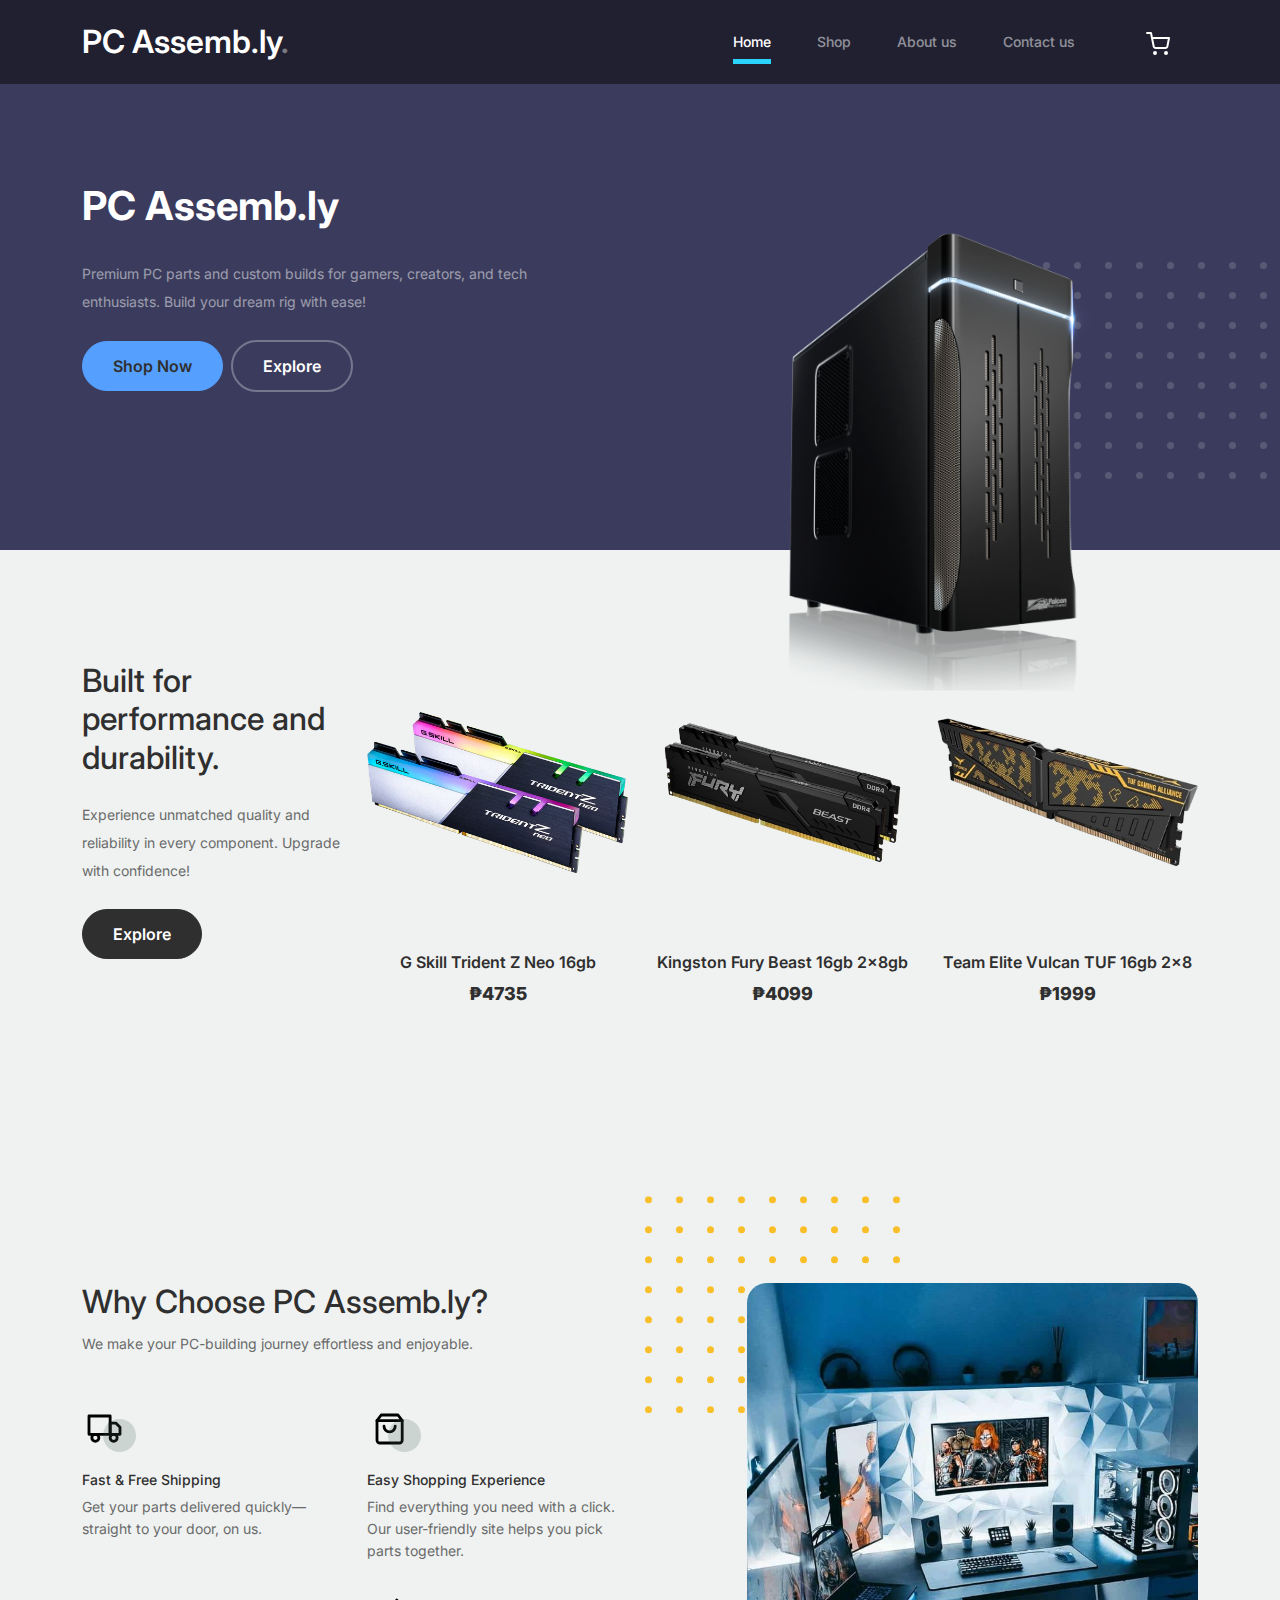
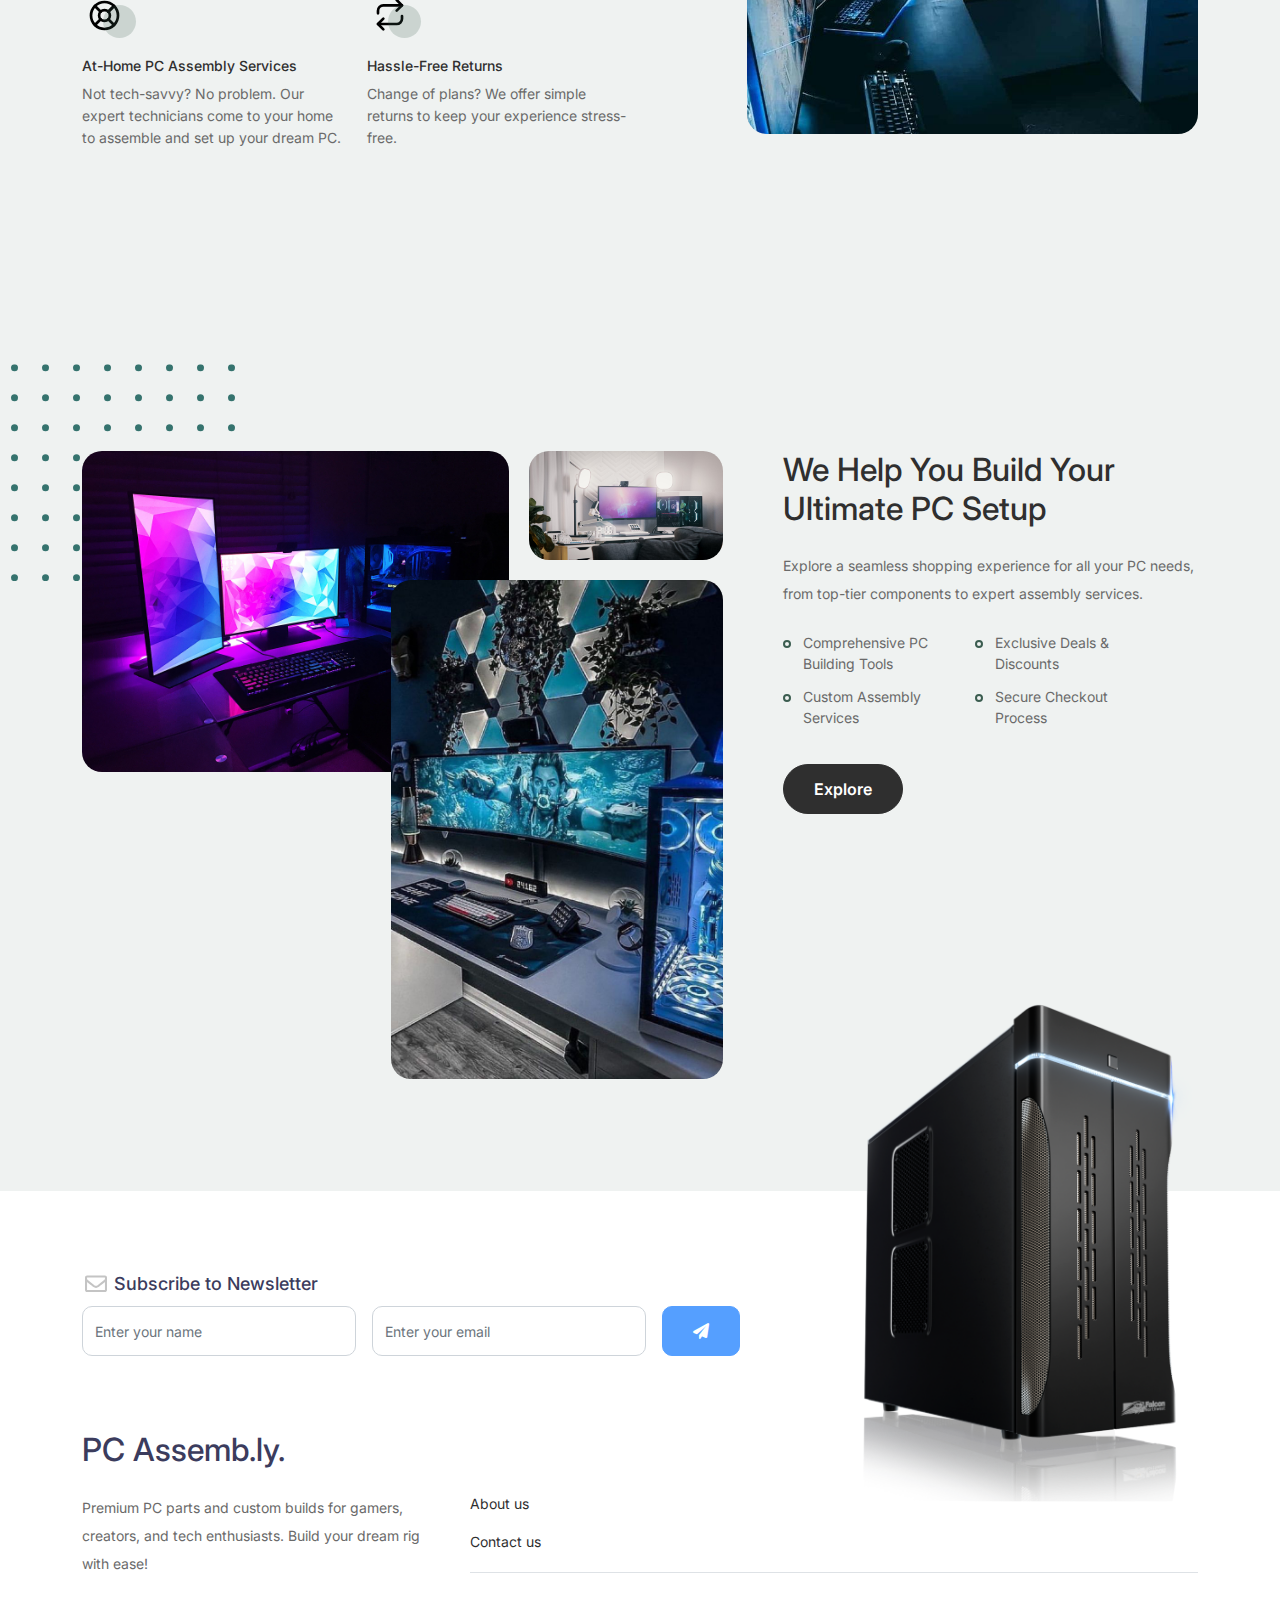
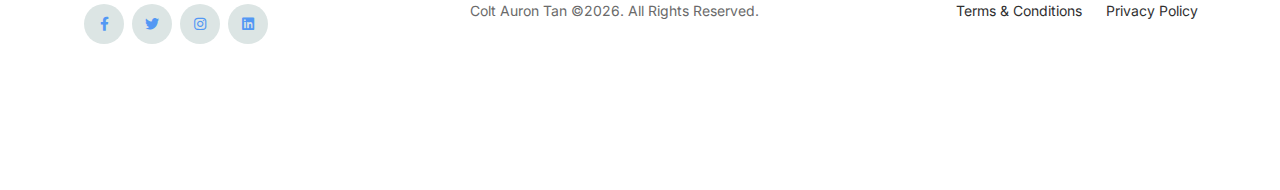
<file: index.html>
<!doctype html>
<html lang="en">
<head>
  <meta charset="utf-8">
  <meta name="viewport" content="width=device-width, initial-scale=1, shrink-to-fit=no">
  <link rel="shortcut icon" href="images/landing.png">

  <meta name="description" content="" />
  <meta name="keywords" content="bootstrap, bootstrap4" />

		<!-- Bootstrap CSS -->
		<link href="css/bootstrap.min.css" rel="stylesheet">
		<link href="https://cdnjs.cloudflare.com/ajax/libs/font-awesome/6.0.0-beta3/css/all.min.css" rel="stylesheet">
		<link href="css/tiny-slider.css" rel="stylesheet">
		<link href="css/style.css" rel="stylesheet">
		<title>PC Assemb.ly </title>
	</head>

	<body>

		<!-- Start Header/Navigation -->
		<nav class="custom-navbar navbar navbar navbar-expand-md navbar-dark bg-dark" arial-label="Furni navigation bar">

			<div class="container">
				<a class="navbar-brand" href="index.html">PC Assemb.ly<span>.</span></a>

				<button class="navbar-toggler" type="button" data-bs-toggle="collapse" data-bs-target="#navbarsFurni" aria-controls="navbarsFurni" aria-expanded="false" aria-label="Toggle navigation">
					<span class="navbar-toggler-icon"></span>
				</button>

				<div class="collapse navbar-collapse" id="navbarsFurni">
					<ul class="custom-navbar-nav navbar-nav ms-auto mb-2 mb-md-0">
						<li class="nav-item active">
							<a class="nav-link" href="index.html">Home</a>
						</li>
						<li><a class="nav-link" href="shop.html">Shop</a></li>
						<li><a class="nav-link" href="about.html">About us</a></li>
						<li><a class="nav-link" href="contact.html">Contact us</a></li>
					</ul>

					<ul class="custom-navbar-cta navbar-nav mb-2 mb-md-0 ms-5">
						<li><a class="nav-link" href="cart.html"><img src="images/cart.svg"></a></li>
					</ul>
				</div>
			</div>

		</nav>
		<!-- End Header/Navigation -->

		<!-- Start Hero Section -->
			<div class="hero">
				<div class="container">
					<div class="row justify-content-between">
						<div class="col-lg-5">
							<div class="intro-excerpt">
								<h1><span clsas="d-block">PC Assemb.ly</span></h1>
								<p class="mb-4">Premium PC parts and custom builds for gamers, creators, and tech enthusiasts. Build your dream rig with ease!</p>
								<p><a href="shop.html" class="btn btn-secondary me-2">Shop Now</a><a href="about.html" class="btn btn-white-outline">Explore</a></p>
							</div>
						</div>
						<div class="col-lg-7">
							<div class="hero-img-wrap">
								<img src="images/tower.png" class="img-fluid">
							</div>
						</div>
					</div>
				</div>
			</div>
		<!-- End Hero Section -->

		<!-- Start Product Section -->
		<div class="product-section">
			<div class="container">
				<div class="row">

					<!-- Start Column 1 -->
					<div class="col-md-12 col-lg-3 mb-5 mb-lg-0">
						<h2 class="mb-4 section-title">Built for performance and durability.</h2>
						<p class="mb-4">Experience unmatched quality and reliability in every component. Upgrade with confidence! </p>
						<p><a href="shop.html" class="btn">Explore</a></p>
					</div>
					<!-- End Column 1 -->

					<!-- Start Column 2 -->
					<div class="col-12 col-md-4 col-lg-3 mb-5 mb-md-0">
						<a class="product-item" href="shop.html">
							<img src="images/RAM/G Skill Trident Z Neo 16gb 2x8 P4735.png" class="img-fluid product-thumbnail">
							<h3 class="product-title">G Skill Trident Z Neo 16gb</h3>
							<strong class="product-price">₱4735</strong>

							<span class="icon-cross">
								<img src="images/cross.svg" class="img-fluid">
							</span>
						</a>
					</div>
					<!-- End Column 2 -->

					<!-- Start Column 3 -->
					<div class="col-12 col-md-4 col-lg-3 mb-5 mb-md-0">
						<a class="product-item" href="shop.html">
							<img src="images/RAM/Kingston Fury Beast 16gb 2x8gb P 4099.png" class="img-fluid product-thumbnail">
							<h3 class="product-title">Kingston Fury Beast 16gb 2x8gb</h3>
							<strong class="product-price">₱4099</strong>

							<span class="icon-cross">
								<img src="images/cross.svg" class="img-fluid">
							</span>
						</a>
					</div>
					<!-- End Column 3 -->

					<!-- Start Column 4 -->
					<div class="col-12 col-md-4 col-lg-3 mb-5 mb-md-0">
						<a class="product-item" href="shop.html">
							<img src="images/RAM/Team Elite Vulcan TUF 16gb 2x8 P1999.png" class="img-fluid product-thumbnail">
							<h3 class="product-title">Team Elite Vulcan TUF 16gb 2x8</h3>
							<strong class="product-price">₱1999</strong>

							<span class="icon-cross">
								<img src="images/cross.svg" class="img-fluid">
							</span>
						</a>
					</div>
					<!-- End Column 4 -->

				</div>
			</div>
		</div>
		<!-- End Product Section -->

		<!-- Start Why Choose Us Section -->
		<div class="why-choose-section">
			<div class="container">
				<div class="row justify-content-between">
					<div class="col-lg-6">
						<h2 class="section-title">Why Choose PC Assemb.ly?</h2>
						<p>We make your PC-building journey effortless and enjoyable.</p>

						<div class="row my-5">
							<div class="col-6 col-md-6">
								<div class="feature">
									<div class="icon">
										<img src="images/truck.svg" alt="Image" class="imf-fluid">
									</div>
									<h3>Fast &amp; Free Shipping</h3>
									<p>Get your parts delivered quickly—straight to your door, on us.</p>
								</div>
							</div>

							<div class="col-6 col-md-6">
								<div class="feature">
									<div class="icon">
										<img src="images/bag.svg" alt="Image" class="imf-fluid">
									</div>
									<h3>Easy Shopping Experience</h3>
									<p>Find everything you need with a click. Our user-friendly site helps you pick parts together.</p>
								</div>
							</div>

							<div class="col-6 col-md-6">
								<div class="feature">
									<div class="icon">
										<img src="images/support.svg" alt="Image" class="imf-fluid">
									</div>
									<h3>At-Home PC Assembly Services</h3>
									<p>Not tech-savvy? No problem. Our expert technicians come to your home to assemble and set up your dream PC.</p>
								</div>
							</div>

							<div class="col-6 col-md-6">
								<div class="feature">
									<div class="icon">
										<img src="images/return.svg" alt="Image" class="imf-fluid">
									</div>
									<h3>Hassle-Free Returns</h3>
									<p>Change of plans? We offer simple returns to keep your experience stress-free.</p>
								</div>
							</div>

						</div>
					</div>

					<div class="col-lg-5">
						<div class="img-wrap">
							<img src="images/why-choose-us-img.jpg" alt="Image" class="img-fluid">
						</div>
					</div>

				</div>
			</div>
		</div>
		<!-- End Why Choose Us Section -->

		<!-- Start We Help Section -->
		<div class="we-help-section">
			<div class="container">
				<div class="row justify-content-between">
					<div class="col-lg-7 mb-5 mb-lg-0">
						<div class="imgs-grid">
							<div class="grid grid-1"><img src="images/img-grid-new.jpg" alt="Untree.co"></div>
							<div class="grid grid-2"><img src="images/img-grid-2.jpg" alt="Untree.co"></div>
							<div class="grid grid-3"><img src="images/img-grid-3.jpg" alt="Untree.co"></div>
						</div>
					</div>
					<div class="col-lg-5 ps-lg-5">
						<h2 class="section-title mb-4">We Help You Build Your Ultimate PC Setup</h2>
						<p> Explore a seamless shopping experience for all your PC needs, from top-tier components to expert assembly services.</p>

						<ul class="list-unstyled custom-list my-4">
							<li>Comprehensive PC Building Tools</li>
							<li>Exclusive Deals & Discounts</li>
							<li>Custom Assembly Services</li>
							<li>Secure Checkout Process</li>
						</ul>
						<p><a href="shop.html" class="btn">Explore</a></p>
					</div>
				</div>
			</div>
		</div>
		<!-- End We Help Section -->

		<!-- Start Footer Section -->
		<footer class="footer-section">
			<div class="container relative">

				<div class="sofa-img">
					<img src="images/tower.png" alt="Image" class="img-fluid">
				</div>

				<div class="row">
					<div class="col-lg-8">
						<div class="subscription-form">
							<h3 class="d-flex align-items-center"><span class="me-1"><img src="images/envelope-outline.svg" alt="Image" class="img-fluid"></span><span>Subscribe to Newsletter</span></h3>

							<form action="#" class="row g-3">
								<div class="col-auto">
									<input type="text" class="form-control" placeholder="Enter your name">
								</div>
								<div class="col-auto">
									<input type="email" class="form-control" placeholder="Enter your email">
								</div>
								<div class="col-auto">
									<button class="btn btn-primary">
										<span class="fa fa-paper-plane"></span>
									</button>
								</div>
							</form>

						</div>
					</div>
				</div>

				<div class="row g-5 mb-5">
					<div class="col-lg-4">
						<div class="mb-4 footer-logo-wrap"><a href="#" class="footer-logo">PC Assemb.ly<span>.</span></a></div>
						<p class="mb-4">Premium PC parts and custom builds for gamers, creators, and tech enthusiasts. Build your dream rig with ease!</p>

						<ul class="list-unstyled custom-social">
							<li><a href="#"><span class="fa fa-brands fa-facebook-f"></span></a></li>
							<li><a href="#"><span class="fa fa-brands fa-twitter"></span></a></li>
							<li><a href="#"><span class="fa fa-brands fa-instagram"></span></a></li>
							<li><a href="#"><span class="fa fa-brands fa-linkedin"></span></a></li>
						</ul>
					</div>

					<div class="col-lg-8">
						<div class="row links-wrap">
							<div class="col-6 col-sm-6 col-md-3">
								<ul class="list-unstyled">
									<li><a href="#">About us</a></li>
									<li><a href="#">Contact us</a></li>
								</ul>
							</div>
				</div>

				<div class="border-top copyright">
					<div class="row pt-4">
						<div class="col-lg-6">
							<p class="mb-2 text-center text-lg-start">Colt Auron Tan &copy;<script>document.write(new Date().getFullYear());</script>. All Rights Reserved. </a>  <!-- License information: https://untree.co/license/ -->
            </p>
						</div>

						<div class="col-lg-6 text-center text-lg-end">
							<ul class="list-unstyled d-inline-flex ms-auto">
								<li class="me-4"><a href="#">Terms &amp; Conditions</a></li>
								<li><a href="#">Privacy Policy</a></li>
							</ul>
						</div>

					</div>
				</div>

			</div>
		</footer>
		<!-- End Footer Section -->


		<script src="js/bootstrap.bundle.min.js"></script>
		<script src="js/tiny-slider.js"></script>
		<script src="js/custom.js"></script>
	</body>

</html>
</file>
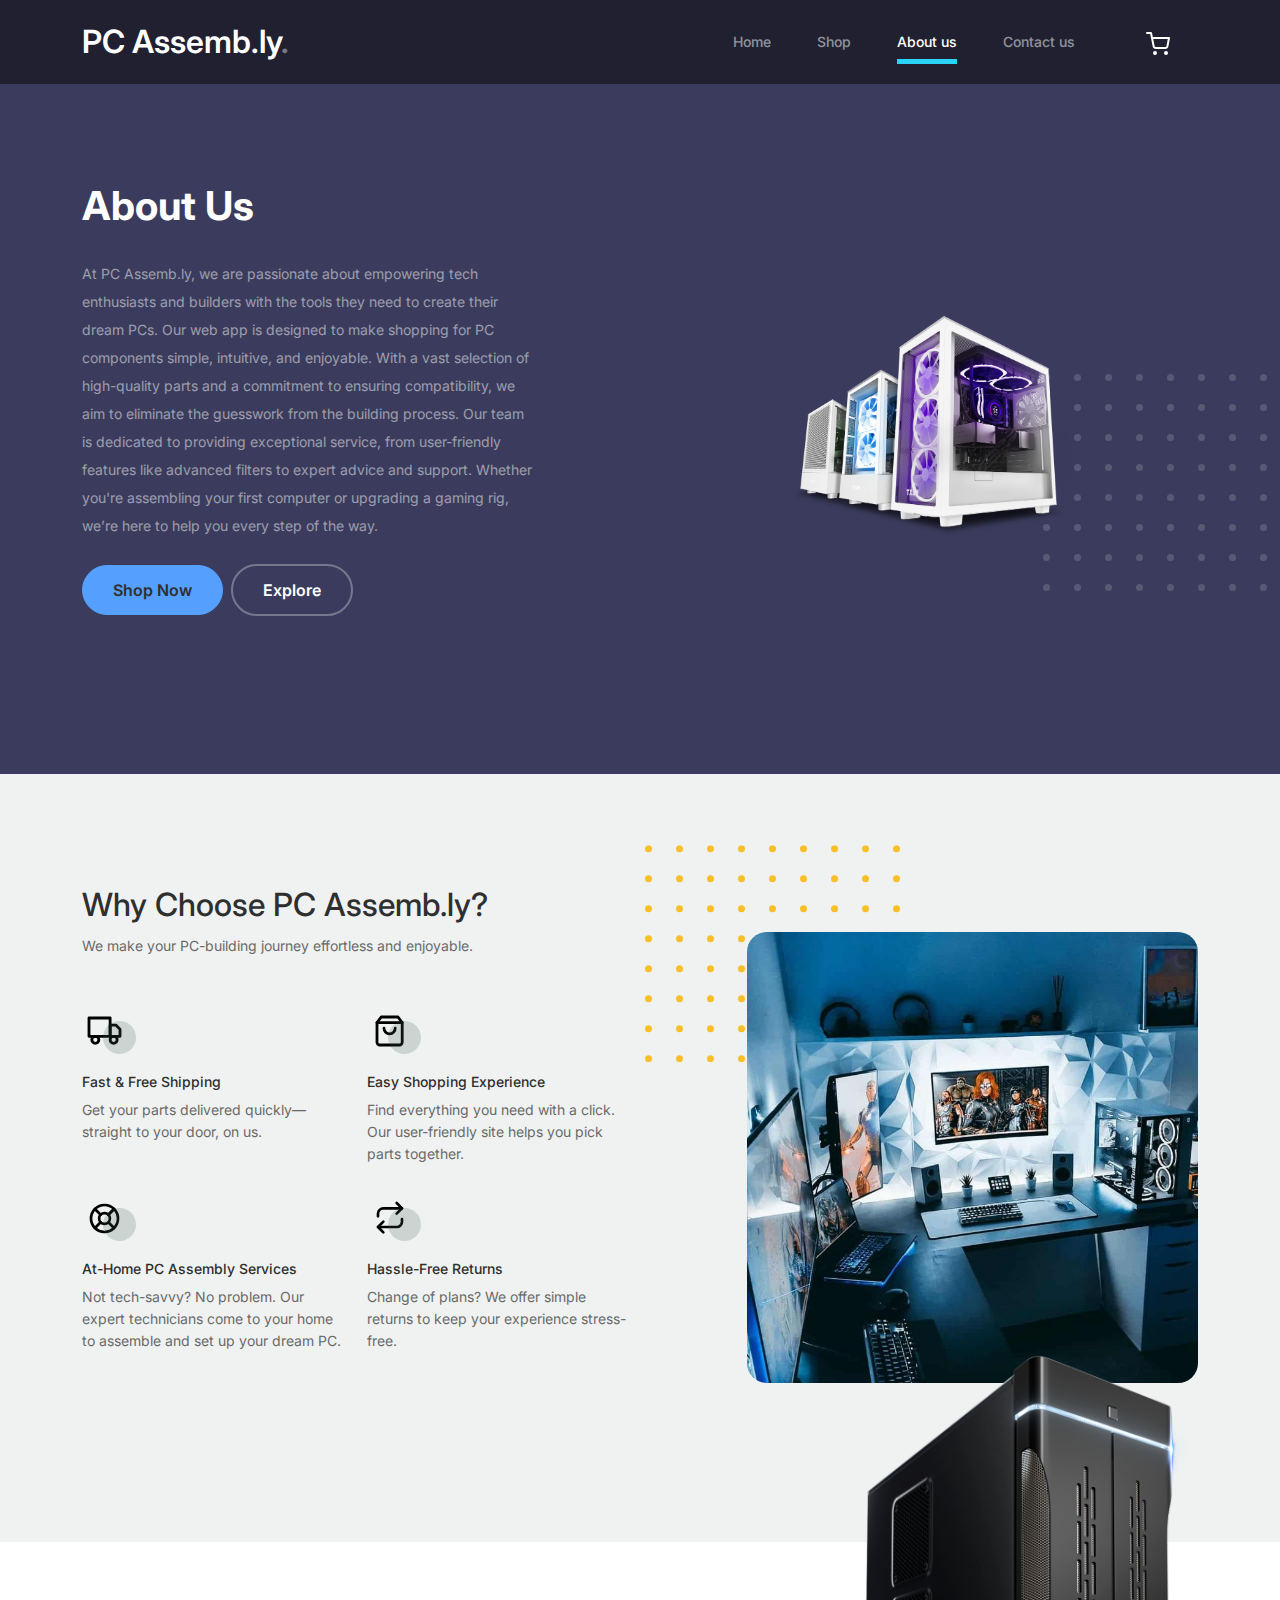
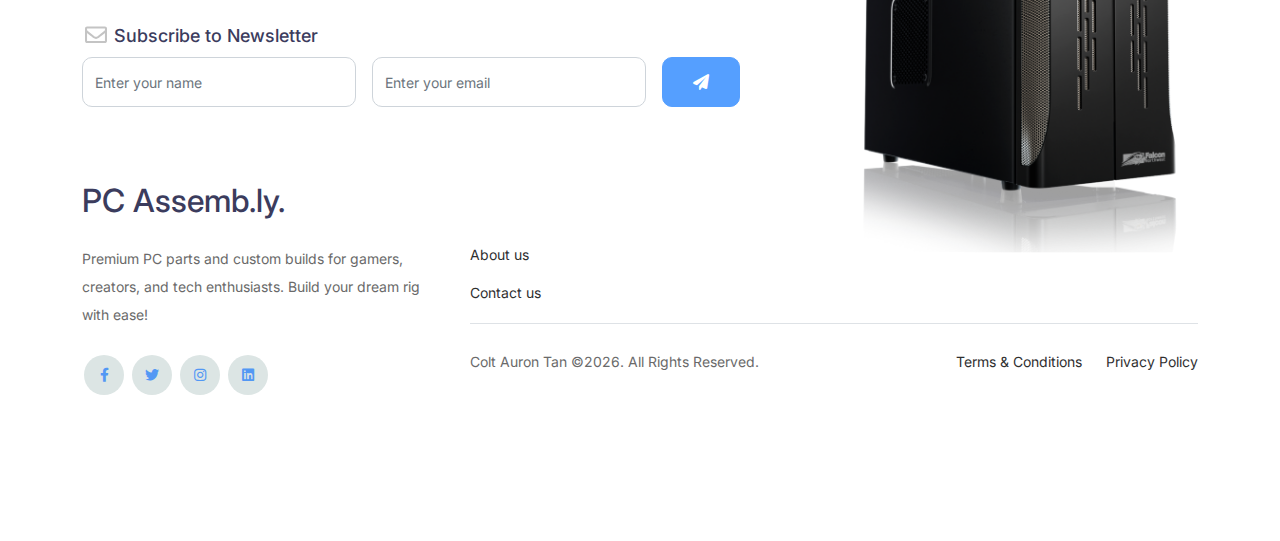
<file: about.html>
<!doctype html>
<html lang="en">
<head>
  <meta charset="utf-8">
  <meta name="viewport" content="width=device-width, initial-scale=1, shrink-to-fit=no">
  <meta name="author" content="Untree.co">
  <link rel="shortcut icon" href="images/landing.png">

  <meta name="description" content="" />
  <meta name="keywords" content="bootstrap, bootstrap4" />

		<!-- Bootstrap CSS -->
		<link href="css/bootstrap.min.css" rel="stylesheet">
		<link href="https://cdnjs.cloudflare.com/ajax/libs/font-awesome/6.0.0-beta3/css/all.min.css" rel="stylesheet">
		<link href="css/tiny-slider.css" rel="stylesheet">
		<link href="css/style.css" rel="stylesheet">
		<title>PC Assemb.ly</title>
	</head>

	<body>

		<!-- Start Header/Navigation -->
		<nav class="custom-navbar navbar navbar navbar-expand-md navbar-dark bg-dark" arial-label="Furni navigation bar">

			<div class="container">
				<a class="navbar-brand" href="index.html">PC Assemb.ly<span>.</span></a>

				<button class="navbar-toggler" type="button" data-bs-toggle="collapse" data-bs-target="#navbarsFurni" aria-controls="navbarsFurni" aria-expanded="false" aria-label="Toggle navigation">
					<span class="navbar-toggler-icon"></span>
				</button>

				<div class="collapse navbar-collapse" id="navbarsFurni">
					<ul class="custom-navbar-nav navbar-nav ms-auto mb-2 mb-md-0">
						<li class="nav-item ">
							<a class="nav-link" href="index.html">Home</a>
						</li>
						<li><a class="nav-link" href="shop.html">Shop</a></li>
						<li class="active"><a class="nav-link" href="about.html">About us</a></li>
						<li><a class="nav-link" href="contact.html">Contact us</a></li>
					</ul>

					<ul class="custom-navbar-cta navbar-nav mb-2 mb-md-0 ms-5">
						<li><a class="nav-link" href="cart.html"><img src="images/cart.svg"></a></li>
					</ul>
				</div>
			</div>

		</nav>
		<!-- End Header/Navigation -->

		<!-- Start Hero Section -->
			<div class="hero">
				<div class="container">
					<div class="row justify-content-between">
						<div class="col-lg-5">
							<div class="intro-excerpt">
								<h1>About Us</h1>
								<p class="mb-4">At PC Assemb.ly, we are passionate about empowering tech enthusiasts and builders with the tools they need to create their dream PCs. Our web app is designed to make shopping for PC components simple, intuitive, and enjoyable. With a vast selection of high-quality parts and a commitment to ensuring compatibility, we aim to eliminate the guesswork from the building process. Our team is dedicated to providing exceptional service, from user-friendly features like advanced filters to expert advice and support. Whether you're assembling your first computer or upgrading a gaming rig, we’re here to help you every step of the way.</p>
								<p><a href="shop.html" class="btn btn-secondary me-2">Shop Now</a><a href="index.html" class="btn btn-white-outline">Explore</a></p>
							</div>
						</div>
						<div class="col-lg-7">
							<div class="hero-img-wrap">
								<img src="images/landing.png" class="img-fluid">
							</div>
						</div>
					</div>
				</div>
			</div>
		<!-- End Hero Section -->



		<!-- Start Why Choose Us Section -->
		<div class="why-choose-section">
			<div class="container">
				<div class="row justify-content-between align-items-center">
					<div class="col-lg-6">
						<h2 class="section-title">Why Choose PC Assemb.ly?</h2>
						<p>We make your PC-building journey effortless and enjoyable.</p>

						<div class="row my-5">
							<div class="col-6 col-md-6">
								<div class="feature">
									<div class="icon">
										<img src="images/truck.svg" alt="Image" class="imf-fluid">
									</div>
									<h3>Fast &amp; Free Shipping</h3>
									<p>Get your parts delivered quickly—straight to your door, on us.</p>
								</div>
							</div>

							<div class="col-6 col-md-6">
								<div class="feature">
									<div class="icon">
										<img src="images/bag.svg" alt="Image" class="imf-fluid">
									</div>
									<h3>Easy Shopping Experience</h3>
									<p>Find everything you need with a click. Our user-friendly site helps you pick parts together.</p>
								</div>
							</div>

							<div class="col-6 col-md-6">
								<div class="feature">
									<div class="icon">
										<img src="images/support.svg" alt="Image" class="imf-fluid">
									</div>
									<h3>At-Home PC Assembly Services</h3>
									<p>Not tech-savvy? No problem. Our expert technicians come to your home to assemble and set up your dream PC.</p>
								</div>
							</div>

							<div class="col-6 col-md-6">
								<div class="feature">
									<div class="icon">
										<img src="images/return.svg" alt="Image" class="imf-fluid">
									</div>
									<h3>Hassle-Free Returns</h3>
									<p>Change of plans? We offer simple returns to keep your experience stress-free.</p>
								</div>
							</div>

						</div>
					</div>

					<div class="col-lg-5">
						<div class="img-wrap">
							<img src="images/why-choose-us-img.jpg" alt="Image" class="img-fluid">
						</div>
					</div>

				</div>
			</div>
		</div>
		<!-- End Why Choose Us Section -->


		<!-- Start Footer Section -->
		<footer class="footer-section">
			<div class="container relative">

				<div class="sofa-img">
					<img src="images/tower.png" alt="Image" class="img-fluid">
				</div>

				<div class="row">
					<div class="col-lg-8">
						<div class="subscription-form">
							<h3 class="d-flex align-items-center"><span class="me-1"><img src="images/envelope-outline.svg" alt="Image" class="img-fluid"></span><span>Subscribe to Newsletter</span></h3>

							<form action="#" class="row g-3">
								<div class="col-auto">
									<input type="text" class="form-control" placeholder="Enter your name">
								</div>
								<div class="col-auto">
									<input type="email" class="form-control" placeholder="Enter your email">
								</div>
								<div class="col-auto">
									<button class="btn btn-primary">
										<span class="fa fa-paper-plane"></span>
									</button>
								</div>
							</form>

						</div>
					</div>
				</div>

				<div class="row g-5 mb-5">
					<div class="col-lg-4">
						<div class="mb-4 footer-logo-wrap"><a href="#" class="footer-logo">PC Assemb.ly<span>.</span></a></div>
						<p class="mb-4">Premium PC parts and custom builds for gamers, creators, and tech enthusiasts. Build your dream rig with ease!</p>

						<ul class="list-unstyled custom-social">
							<li><a href="#"><span class="fa fa-brands fa-facebook-f"></span></a></li>
							<li><a href="#"><span class="fa fa-brands fa-twitter"></span></a></li>
							<li><a href="#"><span class="fa fa-brands fa-instagram"></span></a></li>
							<li><a href="#"><span class="fa fa-brands fa-linkedin"></span></a></li>
						</ul>
					</div>

					<div class="col-lg-8">
						<div class="row links-wrap">
							<div class="col-6 col-sm-6 col-md-3">
								<ul class="list-unstyled">
									<li><a href="#">About us</a></li>
									<li><a href="#">Contact us</a></li>
								</ul>
							</div>
				</div>

				<div class="border-top copyright">
					<div class="row pt-4">
						<div class="col-lg-6">
							<p class="mb-2 text-center text-lg-start">Colt Auron Tan &copy;<script>document.write(new Date().getFullYear());</script>. All Rights Reserved. </a>  <!-- License information: https://untree.co/license/ -->
            </p>
						</div>

						<div class="col-lg-6 text-center text-lg-end">
							<ul class="list-unstyled d-inline-flex ms-auto">
								<li class="me-4"><a href="#">Terms &amp; Conditions</a></li>
								<li><a href="#">Privacy Policy</a></li>
							</ul>
						</div>

					</div>
				</div>

			</div>
		</footer>
		<!-- End Footer Section -->


		<script src="js/bootstrap.bundle.min.js"></script>
		<script src="js/tiny-slider.js"></script>
		<script src="js/custom.js"></script>
	</body>

</html>
</file>
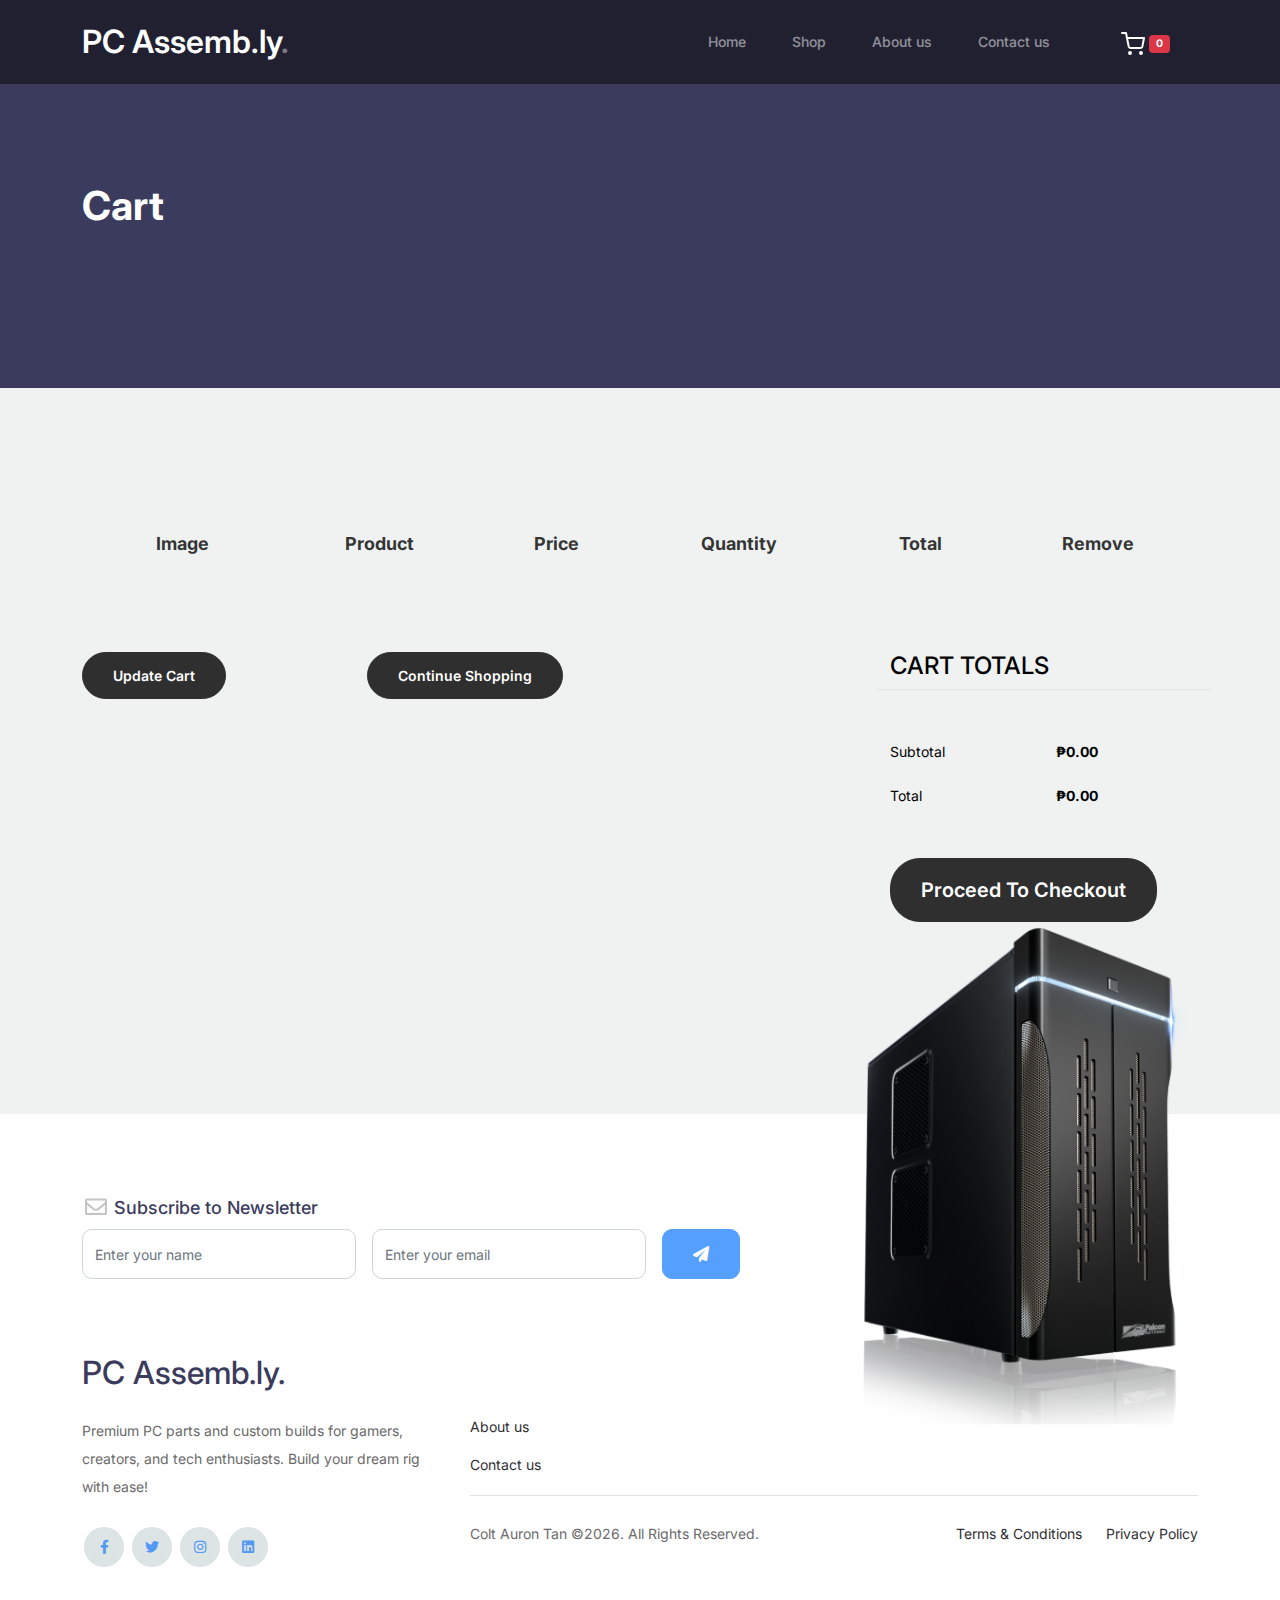
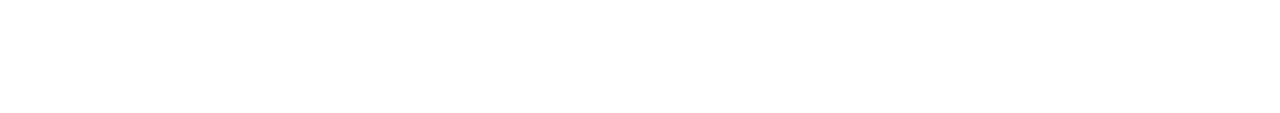
<file: cart.html>
<!doctype html>
<html lang="en">
<head>
  <meta charset="utf-8">
  <meta name="viewport" content="width=device-width, initial-scale=1, shrink-to-fit=no">
  <meta name="author" content="Untree.co">
  <link rel="shortcut icon" href="images/landing.png">

  <meta name="description" content="" />
  <meta name="keywords" content="bootstrap, bootstrap4" />

  <!-- Bootstrap CSS -->
  <link href="css/bootstrap.min.css" rel="stylesheet">
  <link href="https://cdnjs.cloudflare.com/ajax/libs/font-awesome/6.0.0-beta3/css/all.min.css" rel="stylesheet">
  <link href="css/tiny-slider.css" rel="stylesheet">
  <link href="css/style.css" rel="stylesheet">
  <title>PC Assemb.ly</title>
</head>

<body>

  <!-- Start Header/Navigation -->
  <nav class="custom-navbar navbar navbar navbar-expand-md navbar-dark bg-dark" arial-label="Furni navigation bar">
    <div class="container">
      <a class="navbar-brand" href="index.html">PC Assemb.ly<span>.</span></a>
      <button class="navbar-toggler" type="button" data-bs-toggle="collapse" data-bs-target="#navbarsFurni" aria-controls="navbarsFurni" aria-expanded="false" aria-label="Toggle navigation">
        <span class="navbar-toggler-icon"></span>
      </button>
      <div class="collapse navbar-collapse" id="navbarsFurni">
        <ul class="custom-navbar-nav navbar-nav ms-auto mb-2 mb-md-0">
          <li class="nav-item">
            <a class="nav-link" href="index.html">Home</a>
          </li>
          <li><a class="nav-link" href="shop.html">Shop</a></li>
          <li><a class="nav-link" href="about.html">About us</a></li>
          <li><a class="nav-link" href="contact.html">Contact us</a></li>
        </ul>
        <ul class="custom-navbar-cta navbar-nav mb-2 mb-md-0 ms-5">
          <li><a class="nav-link" href="cart.html">
			<img src="images/cart.svg">
			<span id="cart-count" class="badge bg-danger">0</span>
		  </a></li>
        </ul>
      </div>
    </div>
  </nav>
  <!-- End Header/Navigation -->

  <!-- Start Hero Section -->
  <div class="hero">
    <div class="container">
      <div class="row justify-content-between">
        <div class="col-lg-5">
          <div class="intro-excerpt">
            <h1><span class="d-block">Cart</span></h1>
          </div>
        </div>
      </div>
    </div>
  </div>
  <!-- End Hero Section -->

  <div class="untree_co-section before-footer-section">
	<div class="container">
	  <div class="row mb-5">
		<form class="col-md-12" method="post">
		  <div class="site-blocks-table">
			<table class="table">
			  <thead>
				<tr>
				  <th class="product-thumbnail">Image</th>
				  <th class="product-name">Product</th>
				  <th class="product-price">Price</th>
				  <th class="product-quantity">Quantity</th>
				  <th class="product-total">Total</th>
				  <th class="product-remove">Remove</th>
				</tr>
			  </thead>
			  <tbody id="cart-items">
				<!-- Cart items will be dynamically added here -->
			  </tbody>
			</table>
		  </div>
		</form>
	  </div>
  
	  <!-- Cart Totals and Checkout -->
	  <div class="row">
		<div class="col-md-6">
		  <div class="row mb-5">
			<div class="col-md-6 mb-3 mb-md-0">
			  <button class="btn btn-black btn-sm btn-block" onclick="updateCartDisplay()">Update Cart</button>
			</div>
			<div class="col-md-6">
			  <button class="btn btn-outline-black btn-sm btn-block" onclick="window.location='shop.html'">Continue Shopping</button>
			</div>
		  </div>
		  <div class="row">
		  </div>
		</div>
		<div class="col-md-6 pl-5">
		  <div class="row justify-content-end">
			<div class="col-md-7">
			  <div class="row">
				<div class="col-md-12 text-right border-bottom mb-5">
				  <h3 class="text-black h4 text-uppercase">Cart Totals</h3>
				</div>
			  </div>
			  <div class="row mb-3">
				<div class="col-md-6">
				  <span class="text-black">Subtotal</span>
				</div>
				<div class="col-md-6 text-right">
				  <strong class="text-black" id="cart-subtotal">₱0.00</strong>
				</div>
			  </div>
			  <div class="row mb-5">
				<div class="col-md-6">
				  <span class="text-black">Total</span>
				</div>
				<div class="col-md-6 text-right">
				  <strong class="text-black" id="cart-total">₱0.00</strong>
				</div>
			  </div>
  
			  <div class="row">
				<div class="col-md-12">
				  <button class="btn btn-black btn-lg py-3 btn-block" onclick="window.location='checkout.html'">Proceed To Checkout</button>
				</div>
			  </div>
			</div>
		  </div>
		</div>
	  </div>
	</div>
  </div>

  <footer class="footer-section">
	<div class="container relative">

		<div class="sofa-img">
			<img src="images/tower.png" alt="Image" class="img-fluid">
		</div>

		<div class="row">
			<div class="col-lg-8">
				<div class="subscription-form">
					<h3 class="d-flex align-items-center"><span class="me-1"><img src="images/envelope-outline.svg" alt="Image" class="img-fluid"></span><span>Subscribe to Newsletter</span></h3>

					<form action="#" class="row g-3">
						<div class="col-auto">
							<input type="text" class="form-control" placeholder="Enter your name">
						</div>
						<div class="col-auto">
							<input type="email" class="form-control" placeholder="Enter your email">
						</div>
						<div class="col-auto">
							<button class="btn btn-primary">
								<span class="fa fa-paper-plane"></span>
							</button>
						</div>
					</form>

				</div>
			</div>
		</div>

		<div class="row g-5 mb-5">
			<div class="col-lg-4">
				<div class="mb-4 footer-logo-wrap"><a href="#" class="footer-logo">PC Assemb.ly<span>.</span></a></div>
				<p class="mb-4">Premium PC parts and custom builds for gamers, creators, and tech enthusiasts. Build your dream rig with ease!</p>

				<ul class="list-unstyled custom-social">
					<li><a href="#"><span class="fa fa-brands fa-facebook-f"></span></a></li>
					<li><a href="#"><span class="fa fa-brands fa-twitter"></span></a></li>
					<li><a href="#"><span class="fa fa-brands fa-instagram"></span></a></li>
					<li><a href="#"><span class="fa fa-brands fa-linkedin"></span></a></li>
				</ul>
			</div>

			<div class="col-lg-8">
				<div class="row links-wrap">
					<div class="col-6 col-sm-6 col-md-3">
						<ul class="list-unstyled">
							<li><a href="#">About us</a></li>
							<li><a href="#">Contact us</a></li>
						</ul>
					</div>
		</div>

		<div class="border-top copyright">
			<div class="row pt-4">
				<div class="col-lg-6">
					<p class="mb-2 text-center text-lg-start">Colt Auron Tan &copy;<script>document.write(new Date().getFullYear());</script>. All Rights Reserved. </a>  <!-- License information: https://untree.co/license/ -->
	</p>
				</div>

				<div class="col-lg-6 text-center text-lg-end">
					<ul class="list-unstyled d-inline-flex ms-auto">
						<li class="me-4"><a href="#">Terms &amp; Conditions</a></li>
						<li><a href="#">Privacy Policy</a></li>
					</ul>
				</div>

			</div>
		</div>

	</div>
</footer>
  <!-- End Footer Section -->


		<script src="js/bootstrap.bundle.min.js"></script>
		<script src="js/tiny-slider.js"></script>
		  <!-- Cart Management JavaScript -->
		  <script>
			document.addEventListener("DOMContentLoaded", function() {
				function updateCartDisplay() {
					const cart = JSON.parse(localStorage.getItem('cart')) || [];
					const cartItemsContainer = document.getElementById('cart-items');
					const cartSubtotalElement = document.getElementById('cart-subtotal');
					const cartTotalElement = document.getElementById('cart-total');
		
					cartItemsContainer.innerHTML = ''; 
					let subtotal = 0;
		
					cart.forEach(item => {
						const price = parseFloat(item.price);
						const quantity = parseInt(item.quantity);
		
						if (!isNaN(price) && !isNaN(quantity) && quantity > 0) {
							const total = price * quantity;
							subtotal += total;
		
							const row = document.createElement('tr');
							row.innerHTML = `
								<td class="product-thumbnail"><img src="${item.image}" alt="${item.name}" style="width: 50px; height: auto;"></td>
								<td class="product-name">${item.name}</td>
								<td class="product-price">₱${price.toFixed(2)}</td>
								<td class="product-quantity">
									<input type="number" class="form-control" value="${quantity}" min="1" data-id="${item.id}" onchange="updateQuantity(this)">
								</td>
								<td class="product-total">₱${total.toFixed(2)}</td>
								<td class="product-remove"><button class="btn btn-danger btn-sm" onclick="removeFromCart('${item.id}')">Remove</button></td>
							`;
							cartItemsContainer.appendChild(row);
						}
					});
		
					cartSubtotalElement.textContent = `₱${subtotal.toFixed(2)}`;
					cartTotalElement.textContent = `₱${subtotal.toFixed(2)}`;
				}
		
				window.updateQuantity = function(input) {
					const productId = input.getAttribute('data-id');
					const newQuantity = parseInt(input.value);
		
					let cart = JSON.parse(localStorage.getItem('cart')) || [];
					const productIndex = cart.findIndex(item => item.id === productId);
		
					if (productIndex > -1) {
						if (newQuantity > 0) {
							cart[productIndex].quantity = newQuantity;
						} else {
							removeFromCart(productId);
							return; // Exit the function if the item is removed
						}
						localStorage.setItem('cart', JSON.stringify(cart));
						updateCartDisplay(); // Update the display after changing the quantity
					}
				}
		
				window.removeFromCart = function(productId) {
					let cart = JSON.parse(localStorage.getItem('cart')) || [];
					cart = cart.filter(item => item.id !== productId);
					localStorage.setItem('cart', JSON.stringify(cart));
					updateCartDisplay();
					updateCartCount();
				}
		
				function updateCartCount() {
					const cart = JSON.parse(localStorage.getItem('cart')) || [];
					const cartCount = cart.reduce((total, item) => total + item.quantity, 0);
					const cartCountElement = document.getElementById('cart-count');
					if (cartCountElement) {
						cartCountElement.textContent = cartCount;
					}
				}
		
				updateCartDisplay();
				updateCartCount();
			});
		</script>
		  
		  
	</body>

</html>
</file>
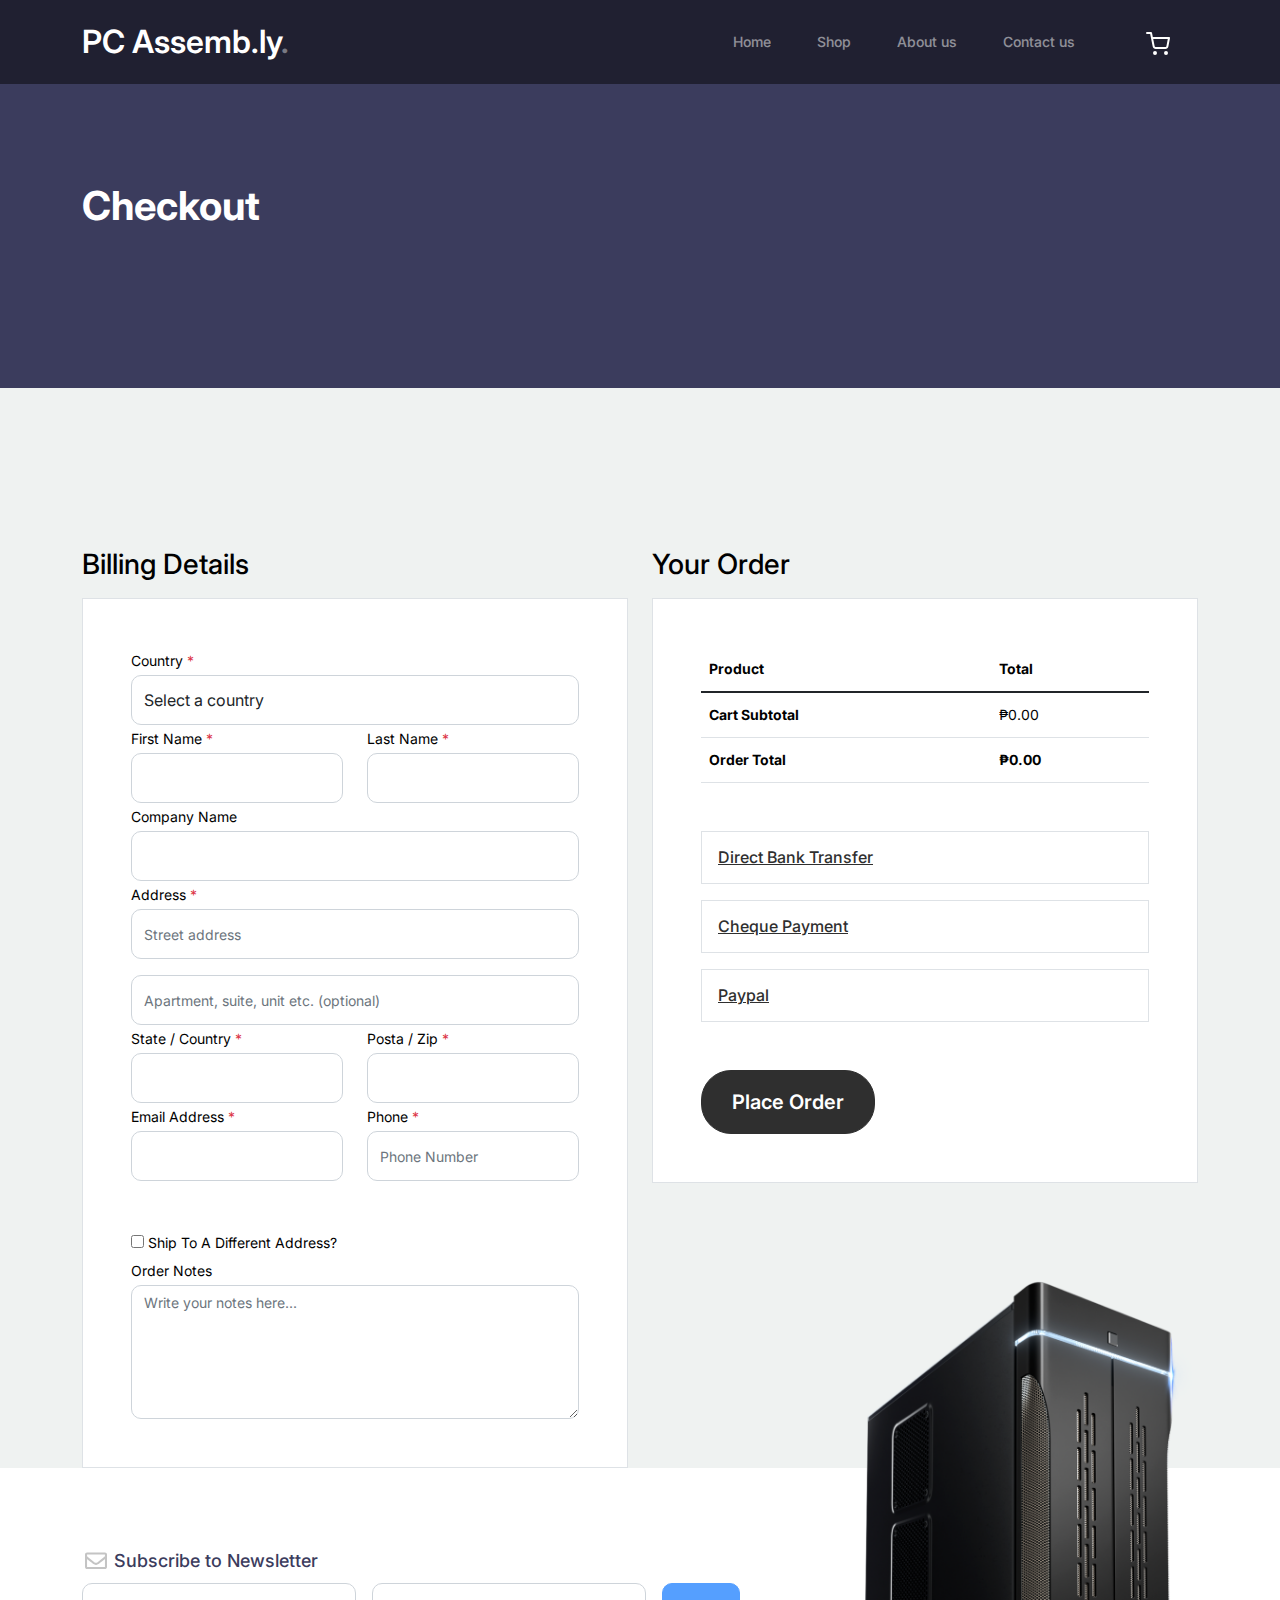
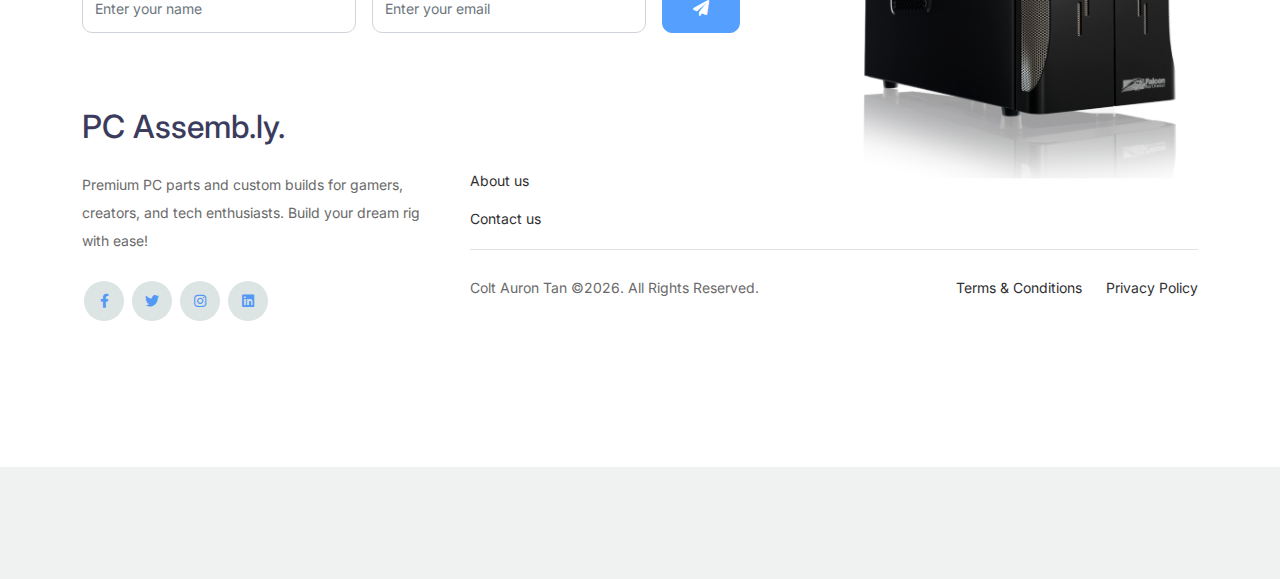
<file: checkout.html>
<!-- /*
* Bootstrap 5
* Template Name: Furni
* Template Author: Untree.co
* Template URI: https://untree.co/
* License: https://creativecommons.org/licenses/by/3.0/
*/ -->
<!doctype html>
<html lang="en">
<head>
  <meta charset="utf-8">
  <meta name="viewport" content="width=device-width, initial-scale=1, shrink-to-fit=no">
  <meta name="author" content="Untree.co">
  <link rel="shortcut icon" href="images/landing.png">

  <meta name="description" content="" />
  <meta name="keywords" content="bootstrap, bootstrap4" />

		<!-- Bootstrap CSS -->
		<link href="css/bootstrap.min.css" rel="stylesheet">
		<link href="https://cdnjs.cloudflare.com/ajax/libs/font-awesome/6.0.0-beta3/css/all.min.css" rel="stylesheet">
		<link href="css/tiny-slider.css" rel="stylesheet">
		<link href="css/style.css" rel="stylesheet">
		<title>PC Assemb.ly</title>
	</head>

	<body>

		<!-- Start Header/Navigation -->
		<nav class="custom-navbar navbar navbar navbar-expand-md navbar-dark bg-dark" arial-label="Furni navigation bar">

			<div class="container">
				<a class="navbar-brand" href="index.html">PC Assemb.ly<span>.</span></a>

				<button class="navbar-toggler" type="button" data-bs-toggle="collapse" data-bs-target="#navbarsFurni" aria-controls="navbarsFurni" aria-expanded="false" aria-label="Toggle navigation">
					<span class="navbar-toggler-icon"></span>
				</button>

				<div class="collapse navbar-collapse" id="navbarsFurni">
					<ul class="custom-navbar-nav navbar-nav ms-auto mb-2 mb-md-0">
						<li class="nav-item ">
							<a class="nav-link" href="index.html">Home</a>
						</li>
						<li><a class="nav-link" href="shop.html">Shop</a></li>
						<li><a class="nav-link" href="about.html">About us</a></li>
						<li><a class="nav-link" href="contact.html">Contact us</a></li>
					</ul>

					<ul class="custom-navbar-cta navbar-nav mb-2 mb-md-0 ms-5">
						<li><a class="nav-link" href="cart.html"><img src="images/cart.svg"></a></li>
					</ul>
				</div>
			</div>

		</nav>
		<!-- End Header/Navigation -->

		<!-- Start Hero Section -->
			<div class="hero">
				<div class="container">
					<div class="row justify-content-between">
						<div class="col-lg-5">
							<div class="intro-excerpt">
								<h1>Checkout</h1>
							</div>
						</div>
						<div class="col-lg-7">

						</div>
					</div>
				</div>
			</div>
		<!-- End Hero Section -->

		<div class="untree_co-section">
		    <div class="container">
		      <div class="row mb-5">
		        <div class="col-md-12">
		        </div>
		      </div>
		      <div class="row">
		        <div class="col-md-6 mb-5 mb-md-0">
		          <h2 class="h3 mb-3 text-black">Billing Details</h2>
		          <div class="p-3 p-lg-5 border bg-white">
		            <div class="form-group">
		              <label for="c_country" class="text-black">Country <span class="text-danger">*</span></label>
		              <select id="c_country" class="form-control">
		                <option value="1">Select a country</option>
		                <option value="2">bangladesh</option>
		                <option value="3">Algeria</option>
		                <option value="4">Afghanistan</option>
		                <option value="5">Ghana</option>
		                <option value="6">Albania</option>
		                <option value="7">Bahrain</option>
		                <option value="8">Colombia</option>
		                <option value="9">Dominican Republic</option>
		              </select>
		            </div>
		            <div class="form-group row">
		              <div class="col-md-6">
		                <label for="c_fname" class="text-black">First Name <span class="text-danger">*</span></label>
		                <input type="text" class="form-control" id="c_fname" name="c_fname">
		              </div>
		              <div class="col-md-6">
		                <label for="c_lname" class="text-black">Last Name <span class="text-danger">*</span></label>
		                <input type="text" class="form-control" id="c_lname" name="c_lname">
		              </div>
		            </div>

		            <div class="form-group row">
		              <div class="col-md-12">
		                <label for="c_companyname" class="text-black">Company Name </label>
		                <input type="text" class="form-control" id="c_companyname" name="c_companyname">
		              </div>
		            </div>

		            <div class="form-group row">
		              <div class="col-md-12">
		                <label for="c_address" class="text-black">Address <span class="text-danger">*</span></label>
		                <input type="text" class="form-control" id="c_address" name="c_address" placeholder="Street address">
		              </div>
		            </div>

		            <div class="form-group mt-3">
		              <input type="text" class="form-control" placeholder="Apartment, suite, unit etc. (optional)">
		            </div>

		            <div class="form-group row">
		              <div class="col-md-6">
		                <label for="c_state_country" class="text-black">State / Country <span class="text-danger">*</span></label>
		                <input type="text" class="form-control" id="c_state_country" name="c_state_country">
		              </div>
		              <div class="col-md-6">
		                <label for="c_postal_zip" class="text-black">Posta / Zip <span class="text-danger">*</span></label>
		                <input type="text" class="form-control" id="c_postal_zip" name="c_postal_zip">
		              </div>
		            </div>

		            <div class="form-group row mb-5">
		              <div class="col-md-6">
		                <label for="c_email_address" class="text-black">Email Address <span class="text-danger">*</span></label>
		                <input type="text" class="form-control" id="c_email_address" name="c_email_address">
		              </div>
		              <div class="col-md-6">
		                <label for="c_phone" class="text-black">Phone <span class="text-danger">*</span></label>
		                <input type="text" class="form-control" id="c_phone" name="c_phone" placeholder="Phone Number">
		              </div>
		            </div>



		            <div class="form-group">
		              <label for="c_ship_different_address" class="text-black" data-bs-toggle="collapse" href="#ship_different_address" role="button" aria-expanded="false" aria-controls="ship_different_address"><input type="checkbox" value="1" id="c_ship_different_address"> Ship To A Different Address?</label>
		              <div class="collapse" id="ship_different_address">
		                <div class="py-2">

		                  <div class="form-group">
		                    <label for="c_diff_country" class="text-black">Country <span class="text-danger">*</span></label>
		                    <select id="c_diff_country" class="form-control">
		                      <option value="1">Select a country</option>
		                      <option value="2">bangladesh</option>
		                      <option value="3">Algeria</option>
		                      <option value="4">Afghanistan</option>
		                      <option value="5">Ghana</option>
		                      <option value="6">Albania</option>
		                      <option value="7">Bahrain</option>
		                      <option value="8">Colombia</option>
		                      <option value="9">Dominican Republic</option>
		                    </select>
		                  </div>


		                  <div class="form-group row">
		                    <div class="col-md-6">
		                      <label for="c_diff_fname" class="text-black">First Name <span class="text-danger">*</span></label>
		                      <input type="text" class="form-control" id="c_diff_fname" name="c_diff_fname">
		                    </div>
		                    <div class="col-md-6">
		                      <label for="c_diff_lname" class="text-black">Last Name <span class="text-danger">*</span></label>
		                      <input type="text" class="form-control" id="c_diff_lname" name="c_diff_lname">
		                    </div>
		                  </div>

		                  <div class="form-group row">
		                    <div class="col-md-12">
		                      <label for="c_diff_companyname" class="text-black">Company Name </label>
		                      <input type="text" class="form-control" id="c_diff_companyname" name="c_diff_companyname">
		                    </div>
		                  </div>

		                  <div class="form-group row  mb-3">
		                    <div class="col-md-12">
		                      <label for="c_diff_address" class="text-black">Address <span class="text-danger">*</span></label>
		                      <input type="text" class="form-control" id="c_diff_address" name="c_diff_address" placeholder="Street address">
		                    </div>
		                  </div>

		                  <div class="form-group">
		                    <input type="text" class="form-control" placeholder="Apartment, suite, unit etc. (optional)">
		                  </div>

		                  <div class="form-group row">
		                    <div class="col-md-6">
		                      <label for="c_diff_state_country" class="text-black">State / Country <span class="text-danger">*</span></label>
		                      <input type="text" class="form-control" id="c_diff_state_country" name="c_diff_state_country">
		                    </div>
		                    <div class="col-md-6">
		                      <label for="c_diff_postal_zip" class="text-black">Posta / Zip <span class="text-danger">*</span></label>
		                      <input type="text" class="form-control" id="c_diff_postal_zip" name="c_diff_postal_zip">
		                    </div>
		                  </div>

		                  <div class="form-group row mb-5">
		                    <div class="col-md-6">
		                      <label for="c_diff_email_address" class="text-black">Email Address <span class="text-danger">*</span></label>
		                      <input type="text" class="form-control" id="c_diff_email_address" name="c_diff_email_address">
		                    </div>
		                    <div class="col-md-6">
		                      <label for="c_diff_phone" class="text-black">Phone <span class="text-danger">*</span></label>
		                      <input type="text" class="form-control" id="c_diff_phone" name="c_diff_phone" placeholder="Phone Number">
		                    </div>
		                  </div>

		                </div>

		              </div>
		            </div>

		            <div class="form-group">
		              <label for="c_order_notes" class="text-black">Order Notes</label>
		              <textarea name="c_order_notes" id="c_order_notes" cols="30" rows="5" class="form-control" placeholder="Write your notes here..."></textarea>
		            </div>

		          </div>
		        </div>
		        <div class="col-md-6">
					<div class="row mb-5">
					  <div class="col-md-12">
						<h2 class="h3 mb-3 text-black">Your Order</h2>
						<div class="p-3 p-lg-5 border bg-white">
						  <table class="table site-block-order-table mb-5">
							<thead>
							  <th>Product</th>
							  <th>Total</th>
							</thead>
							<tbody id="order-items">
							  <!-- Cart items will be dynamically added here -->
							</tbody>
							<tfoot>
							  <tr>
								<td class="text-black font-weight-bold"><strong>Cart Subtotal</strong></td>
								<td class="text-black" id="cart-subtotal">₱0.00</td>
							  </tr>
							  <tr>
								<td class="text-black font-weight-bold"><strong>Order Total</strong></td>
								<td class="text-black font-weight-bold"><strong id="order-total">₱0.00</strong></td>
							  </tr>
							</tfoot>
						  </table>
						  
		                <div class="border p-3 mb-3">
		                  <h3 class="h6 mb-0"><a class="d-block" data-bs-toggle="collapse" href="#collapsebank" role="button" aria-expanded="false" aria-controls="collapsebank">Direct Bank Transfer</a></h3>

		                  <div class="collapse" id="collapsebank">
		                    <div class="py-2">
		                      <p class="mb-0">Make your payment directly into our bank account. Please use your Order ID as the payment reference. Your order won’t be shipped until the funds have cleared in our account.</p>
		                    </div>
		                  </div>
		                </div>

		                <div class="border p-3 mb-3">
		                  <h3 class="h6 mb-0"><a class="d-block" data-bs-toggle="collapse" href="#collapsecheque" role="button" aria-expanded="false" aria-controls="collapsecheque">Cheque Payment</a></h3>

		                  <div class="collapse" id="collapsecheque">
		                    <div class="py-2">
		                      <p class="mb-0">Make your payment directly into our bank account. Please use your Order ID as the payment reference. Your order won’t be shipped until the funds have cleared in our account.</p>
		                    </div>
		                  </div>
		                </div>

		                <div class="border p-3 mb-5">
		                  <h3 class="h6 mb-0"><a class="d-block" data-bs-toggle="collapse" href="#collapsepaypal" role="button" aria-expanded="false" aria-controls="collapsepaypal">Paypal</a></h3>

		                  <div class="collapse" id="collapsepaypal">
		                    <div class="py-2">
		                      <p class="mb-0">Make your payment directly into our bank account. Please use your Order ID as the payment reference. Your order won’t be shipped until the funds have cleared in our account.</p>
		                    </div>
		                  </div>
		                </div>
						<div class="form-group">
							<button class="btn btn-black btn-lg py-3 btn-block" onclick="resetCart()">Place Order</button>
						  </div>
				  
						</div>
					  </div>
					</div>
				  </div>
		      <!-- </form> -->
		    </div>
		  </div>

		<!-- Start Footer Section -->
		<footer class="footer-section">
			<div class="container relative">

				<div class="sofa-img">
					<img src="images/tower.png" alt="Image" class="img-fluid">
				</div>

				<div class="row">
					<div class="col-lg-8">
						<div class="subscription-form">
							<h3 class="d-flex align-items-center"><span class="me-1"><img src="images/envelope-outline.svg" alt="Image" class="img-fluid"></span><span>Subscribe to Newsletter</span></h3>

							<form action="#" class="row g-3">
								<div class="col-auto">
									<input type="text" class="form-control" placeholder="Enter your name">
								</div>
								<div class="col-auto">
									<input type="email" class="form-control" placeholder="Enter your email">
								</div>
								<div class="col-auto">
									<button class="btn btn-primary">
										<span class="fa fa-paper-plane"></span>
									</button>
								</div>
							</form>

						</div>
					</div>
				</div>

				<div class="row g-5 mb-5">
					<div class="col-lg-4">
						<div class="mb-4 footer-logo-wrap"><a href="#" class="footer-logo">PC Assemb.ly<span>.</span></a></div>
						<p class="mb-4">Premium PC parts and custom builds for gamers, creators, and tech enthusiasts. Build your dream rig with ease!</p>

						<ul class="list-unstyled custom-social">
							<li><a href="#"><span class="fa fa-brands fa-facebook-f"></span></a></li>
							<li><a href="#"><span class="fa fa-brands fa-twitter"></span></a></li>
							<li><a href="#"><span class="fa fa-brands fa-instagram"></span></a></li>
							<li><a href="#"><span class="fa fa-brands fa-linkedin"></span></a></li>
						</ul>
					</div>

					<div class="col-lg-8">
						<div class="row links-wrap">
							<div class="col-6 col-sm-6 col-md-3">
								<ul class="list-unstyled">
									<li><a href="#">About us</a></li>
									<li><a href="#">Contact us</a></li>
								</ul>
							</div>
				</div>

				<div class="border-top copyright">
					<div class="row pt-4">
						<div class="col-lg-6">
							<p class="mb-2 text-center text-lg-start">Colt Auron Tan &copy;<script>document.write(new Date().getFullYear());</script>. All Rights Reserved. </a>  <!-- License information: https://untree.co/license/ -->
            </p>
						</div>

						<div class="col-lg-6 text-center text-lg-end">
							<ul class="list-unstyled d-inline-flex ms-auto">
								<li class="me-4"><a href="#">Terms &amp; Conditions</a></li>
								<li><a href="#">Privacy Policy</a></li>
							</ul>
						</div>

					</div>
				</div>

			</div>
		</footer>
		<!-- End Footer Section -->


		<script src="js/bootstrap.bundle.min.js"></script>
		<script src="js/tiny-slider.js"></script>
		<script src="js/custom.js"></script>
		<script>
			function resetCart() {
				
				localStorage.removeItem('cart'); 
	
				updateCartCount();
	
				window.location.href = 'thankyou.html';
			}
	
			function updateCartCount() {
				const cartCountElement = document.getElementById('cart-count'); 
				if (cartCountElement) {
					cartCountElement.textContent = '0';
				}
			}

			document.addEventListener('DOMContentLoaded', updateCartCount);
		</script>
		<script>
			document.addEventListener("DOMContentLoaded", function() {
			  function displayOrderItems() {
				const cart = JSON.parse(localStorage.getItem('cart')) || [];
				const orderItemsContainer = document.getElementById('order-items');
				const cartSubtotalElement = document.getElementById('cart-subtotal');
				const orderTotalElement = document.getElementById('order-total');
				
				let subtotal = 0;
				orderItemsContainer.innerHTML = ''; // Clear existing items
				
				cart.forEach(item => {
				  const price = parseFloat(item.price);
				  const quantity = parseInt(item.quantity);
				  const total = price * quantity;
		  
				  subtotal += total;
		  
				  const row = document.createElement('tr');
				  row.innerHTML = `
					<td>${item.name} <strong class="mx-2">x</strong> ${quantity}</td>
					<td>₱${total.toFixed(2)}</td>
				  `;
				  orderItemsContainer.appendChild(row);
				});
		  
				cartSubtotalElement.textContent = `₱${subtotal.toFixed(2)}`;
				orderTotalElement.textContent = `₱${subtotal.toFixed(2)}`;
			  }
		  
			  displayOrderItems();
			});
		  </script>
	</body>

</html>
</file>
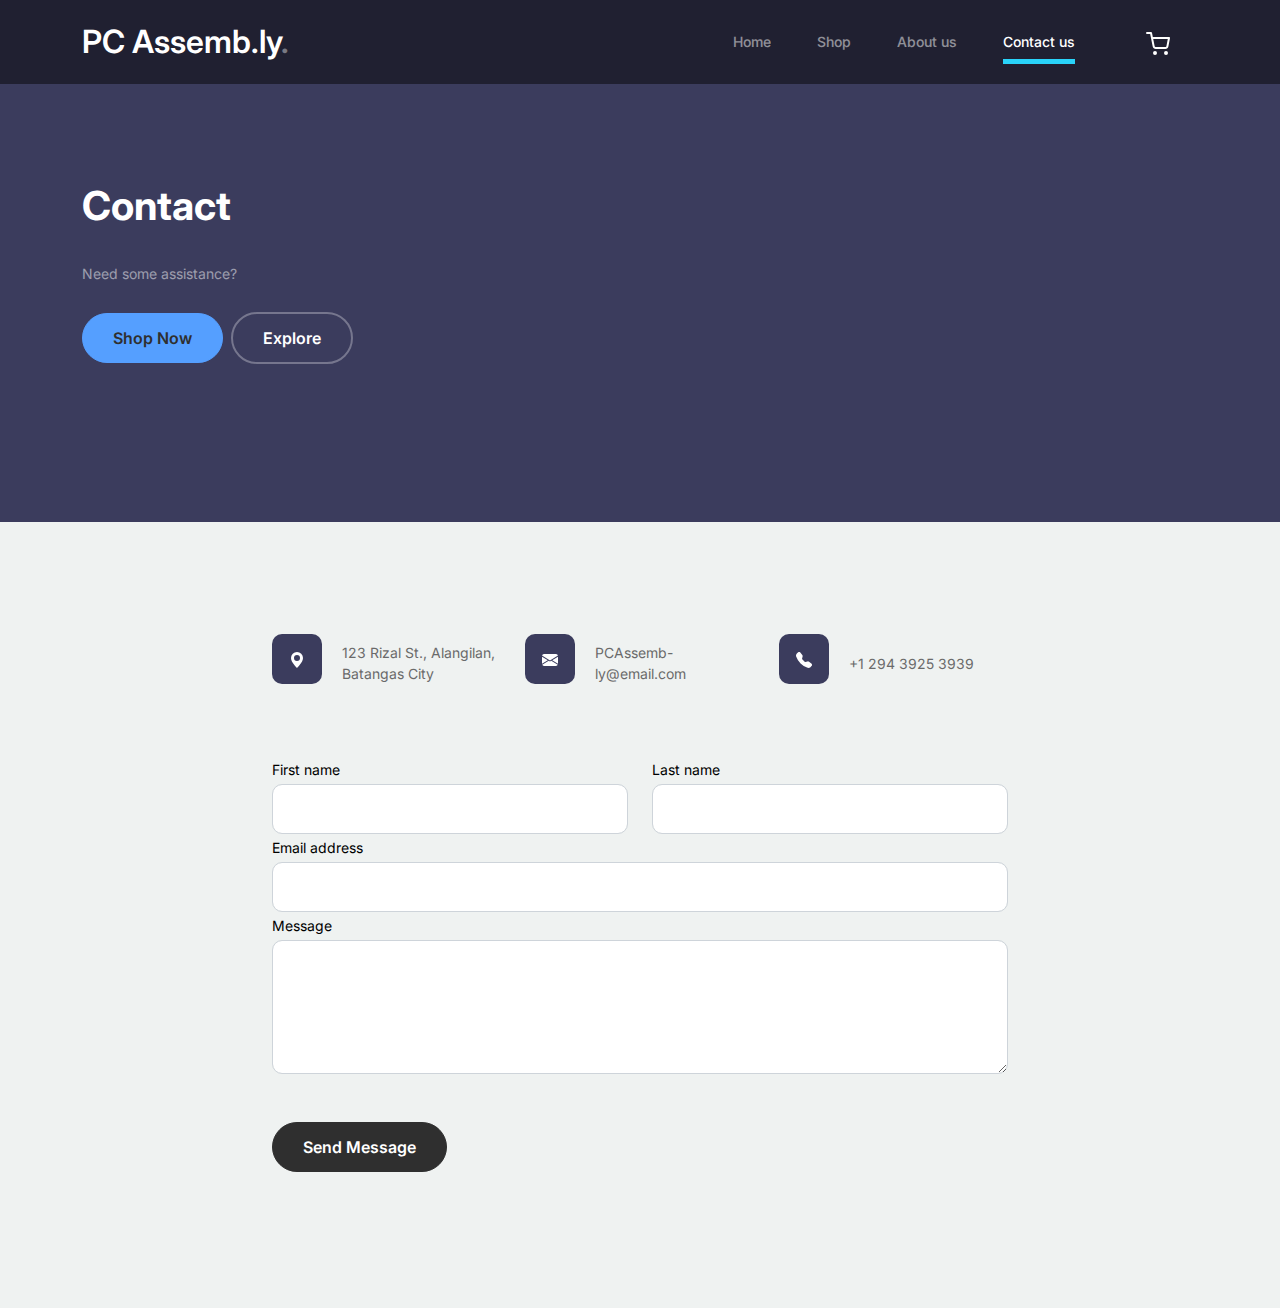
<file: contact.html>
<!doctype html>
<html lang="en">
<head>
  <meta charset="utf-8">
  <meta name="viewport" content="width=device-width, initial-scale=1, shrink-to-fit=no">
  <meta name="author" content="Untree.co">
  <link rel="shortcut icon" href="images/landing.png">

  <meta name="description" content="" />
  <meta name="keywords" content="bootstrap, bootstrap4" />

		<!-- Bootstrap CSS -->
		<link href="css/bootstrap.min.css" rel="stylesheet">
		<link href="https://cdnjs.cloudflare.com/ajax/libs/font-awesome/6.0.0-beta3/css/all.min.css" rel="stylesheet">
		<link href="css/tiny-slider.css" rel="stylesheet">
		<link href="css/style.css" rel="stylesheet">
		<title>PC Assemb.ly</title>
	</head>

	<body>

		<!-- Start Header/Navigation -->
		<nav class="custom-navbar navbar navbar navbar-expand-md navbar-dark bg-dark" arial-label="Furni navigation bar">

			<div class="container">
				<a class="navbar-brand" href="index.html">PC Assemb.ly<span>.</span></a>

				<button class="navbar-toggler" type="button" data-bs-toggle="collapse" data-bs-target="#navbarsFurni" aria-controls="navbarsFurni" aria-expanded="false" aria-label="Toggle navigation">
					<span class="navbar-toggler-icon"></span>
				</button>

				<div class="collapse navbar-collapse" id="navbarsFurni">
					<ul class="custom-navbar-nav navbar-nav ms-auto mb-2 mb-md-0">
						<li class="nav-item">
							<a class="nav-link" href="index.html">Home</a>
						</li>
						<li><a class="nav-link" href="shop.html">Shop</a></li>
						<li><a class="nav-link" href="about.html">About us</a></li>
						<li class="active"><a class="nav-link" href="contact.html">Contact us</a></li>
					</ul>

					<ul class="custom-navbar-cta navbar-nav mb-2 mb-md-0 ms-5">
						<li><a class="nav-link" href="cart.html"><img src="images/cart.svg"></a></li>
					</ul>
				</div>
			</div>

		</nav>
		<!-- End Header/Navigation -->

		<!-- Start Hero Section -->
			<div class="hero">
				<div class="container">
					<div class="row justify-content-between">
						<div class="col-lg-5">
							<div class="intro-excerpt">
								<h1>Contact</h1>
								<p class="mb-4">Need some assistance?</p>
								<p><a href="shop.html" class="btn btn-secondary me-2">Shop Now</a><a href="index.html" class="btn btn-white-outline">Explore</a></p>
							</div>
						</div>
						<div class="col-lg-7">
						</div>
					</div>
				</div>
			</div>
		<!-- End Hero Section -->


		<!-- Start Contact Form -->
		<div class="untree_co-section">
      <div class="container">

        <div class="block">
          <div class="row justify-content-center">


            <div class="col-md-8 col-lg-8 pb-4">


              <div class="row mb-5">
                <div class="col-lg-4">
                  <div  class="service no-shadow align-items-center link horizontal d-flex active" data-aos="fade-left" data-aos-delay="0">
                    <div class="service-icon color-1 mb-4">
                      <svg xmlns="http://www.w3.org/2000/svg" width="16" height="16" fill="currentColor" class="bi bi-geo-alt-fill" viewBox="0 0 16 16">
                        <path d="M8 16s6-5.686 6-10A6 6 0 0 0 2 6c0 4.314 6 10 6 10zm0-7a3 3 0 1 1 0-6 3 3 0 0 1 0 6z"/>
                      </svg>
                    </div> <!-- /.icon -->
                    <div class="service-contents">
                      <p>123 Rizal St., Alangilan, Batangas City</p>
                    </div> <!-- /.service-contents-->
                  </div> <!-- /.service -->
                </div>

                <div class="col-lg-4">
                  <div  class="service no-shadow align-items-center link horizontal d-flex active" data-aos="fade-left" data-aos-delay="0">
                    <div class="service-icon color-1 mb-4">
                      <svg xmlns="http://www.w3.org/2000/svg" width="16" height="16" fill="currentColor" class="bi bi-envelope-fill" viewBox="0 0 16 16">
                        <path d="M.05 3.555A2 2 0 0 1 2 2h12a2 2 0 0 1 1.95 1.555L8 8.414.05 3.555zM0 4.697v7.104l5.803-3.558L0 4.697zM6.761 8.83l-6.57 4.027A2 2 0 0 0 2 14h12a2 2 0 0 0 1.808-1.144l-6.57-4.027L8 9.586l-1.239-.757zm3.436-.586L16 11.801V4.697l-5.803 3.546z"/>
                      </svg>
                    </div> <!-- /.icon -->
                    <div class="service-contents">
                      <p>PCAssemb-ly@email.com</p>
                    </div> <!-- /.service-contents-->
                  </div> <!-- /.service -->
                </div>

                <div class="col-lg-4">
                  <div  class="service no-shadow align-items-center link horizontal d-flex active" data-aos="fade-left" data-aos-delay="0">
                    <div class="service-icon color-1 mb-4">
                      <svg xmlns="http://www.w3.org/2000/svg" width="16" height="16" fill="currentColor" class="bi bi-telephone-fill" viewBox="0 0 16 16">
                        <path fill-rule="evenodd" d="M1.885.511a1.745 1.745 0 0 1 2.61.163L6.29 2.98c.329.423.445.974.315 1.494l-.547 2.19a.678.678 0 0 0 .178.643l2.457 2.457a.678.678 0 0 0 .644.178l2.189-.547a1.745 1.745 0 0 1 1.494.315l2.306 1.794c.829.645.905 1.87.163 2.611l-1.034 1.034c-.74.74-1.846 1.065-2.877.702a18.634 18.634 0 0 1-7.01-4.42 18.634 18.634 0 0 1-4.42-7.009c-.362-1.03-.037-2.137.703-2.877L1.885.511z"/>
                      </svg>
                    </div> <!-- /.icon -->
                    <div class="service-contents">
                      <p>+1 294 3925 3939</p>
                    </div> <!-- /.service-contents-->
                  </div> <!-- /.service -->
                </div>
              </div>

              <form>
                <div class="row">
                  <div class="col-6">
                    <div class="form-group">
                      <label class="text-black" for="fname">First name</label>
                      <input type="text" class="form-control" id="fname">
                    </div>
                  </div>
                  <div class="col-6">
                    <div class="form-group">
                      <label class="text-black" for="lname">Last name</label>
                      <input type="text" class="form-control" id="lname">
                    </div>
                  </div>
                </div>
                <div class="form-group">
                  <label class="text-black" for="email">Email address</label>
                  <input type="email" class="form-control" id="email">
                </div>

                <div class="form-group mb-5">
                  <label class="text-black" for="message">Message</label>
                  <textarea name="" class="form-control" id="message" cols="30" rows="5"></textarea>
                </div>

                <button type="submit" class="btn btn-primary-hover-outline">Send Message</button>
              </form>

            </div>

          </div>

        </div>

      </div>


    </div>
  </div>

  <!-- End Contact Form -->




		<script src="js/bootstrap.bundle.min.js"></script>
		<script src="js/tiny-slider.js"></script>
		<script src="js/custom.js"></script>
	</body>

</html>
</file>
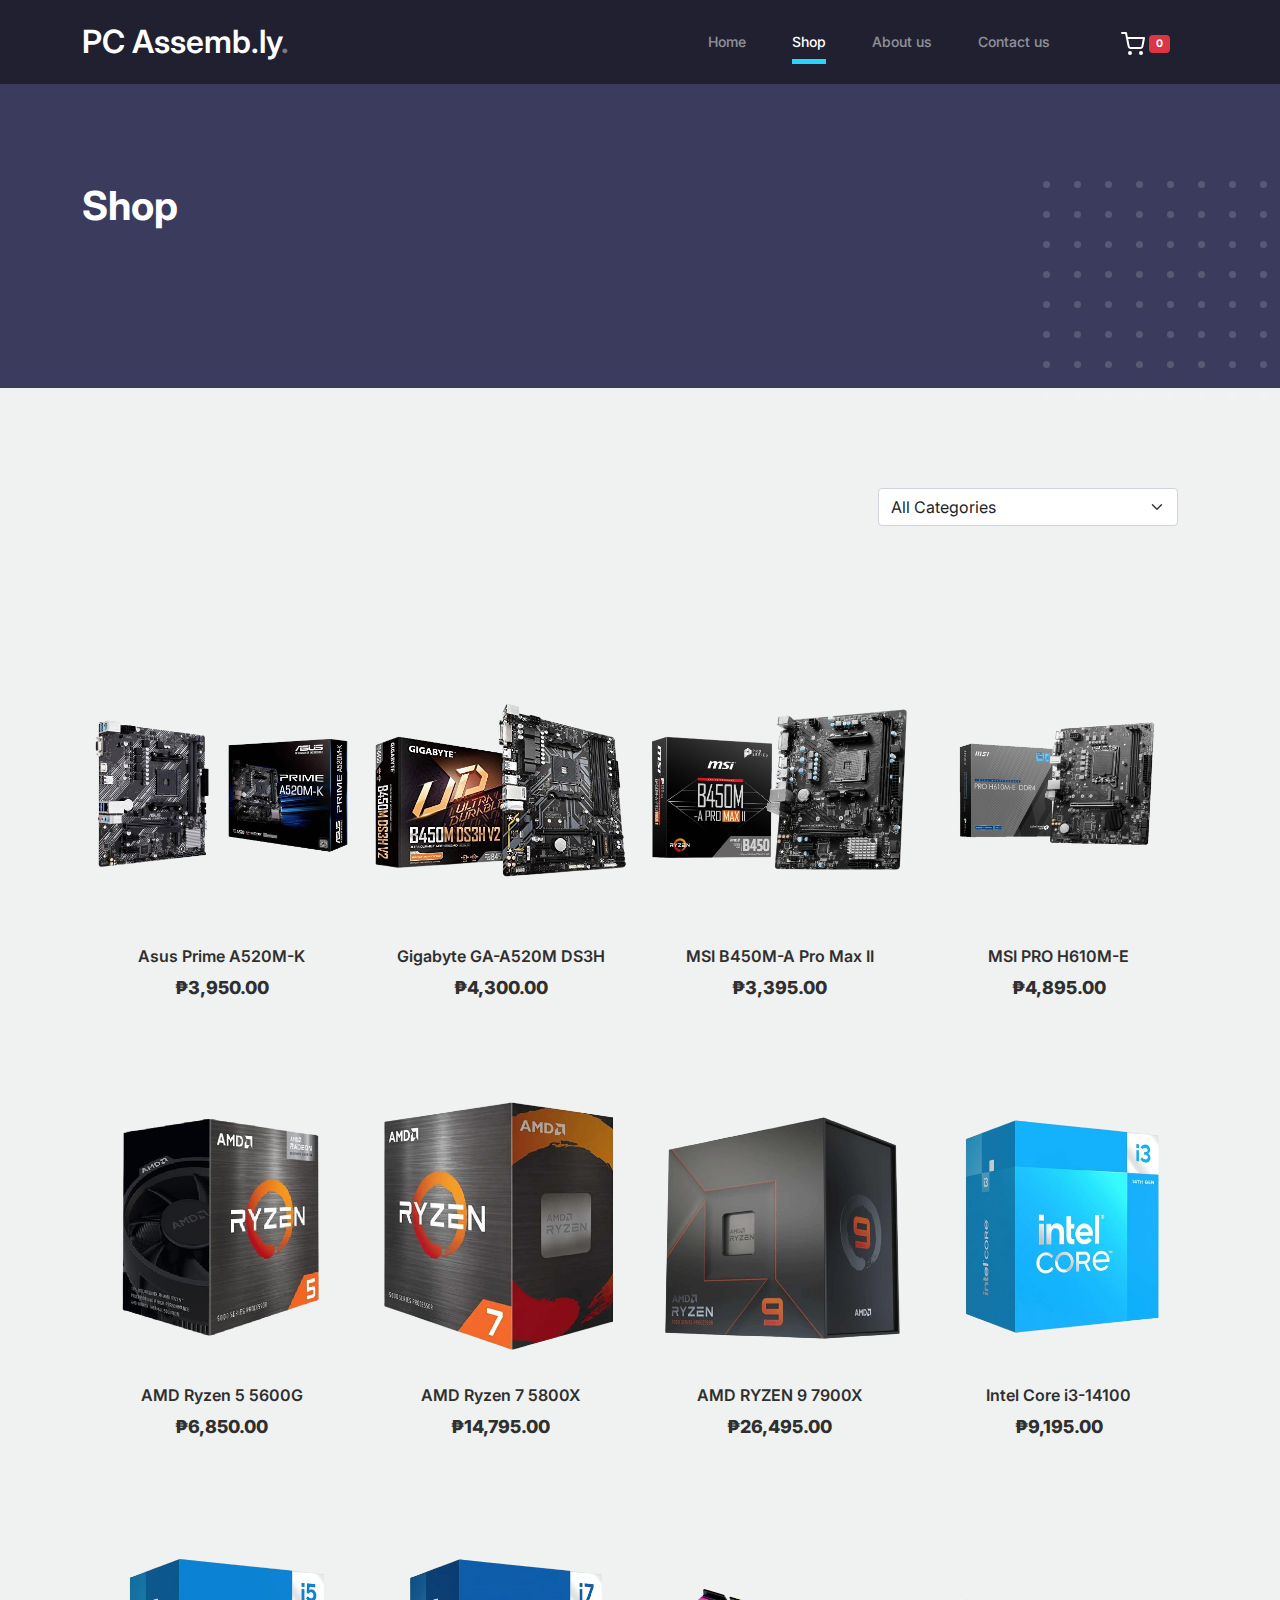
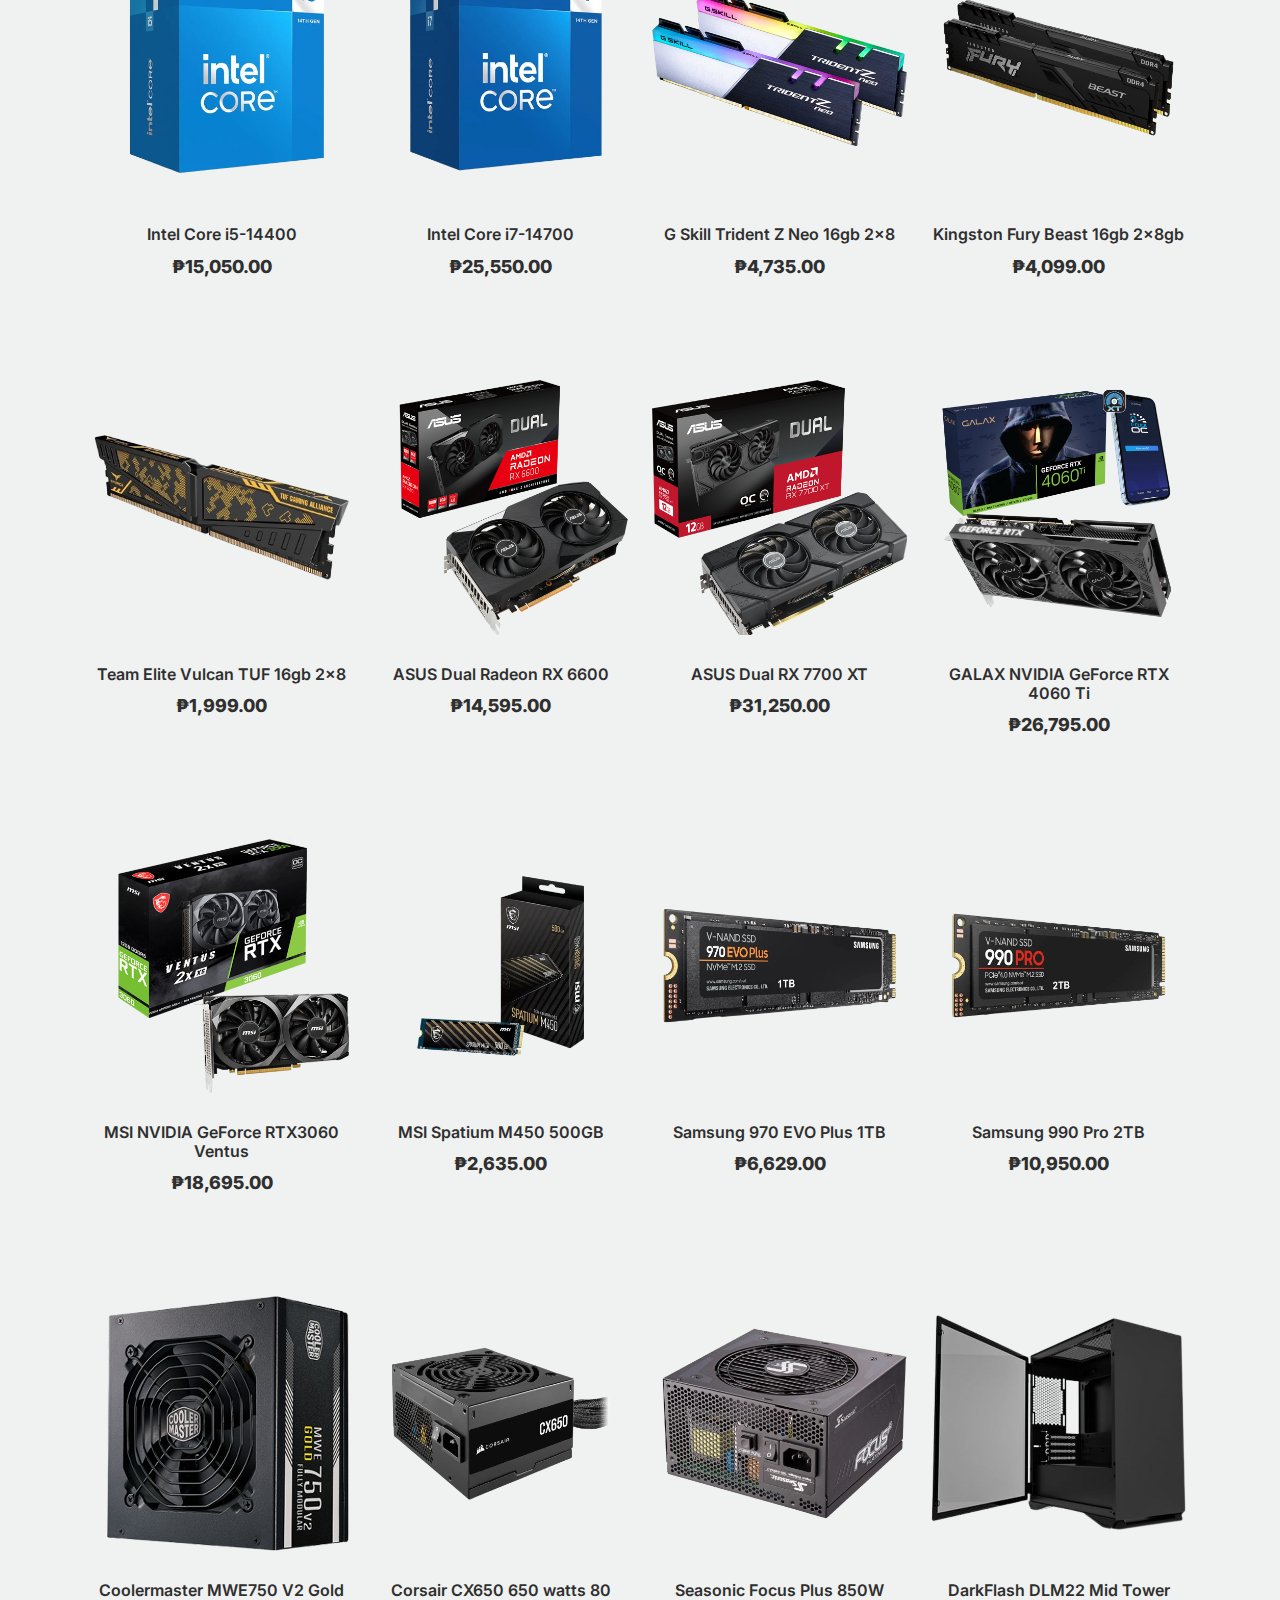
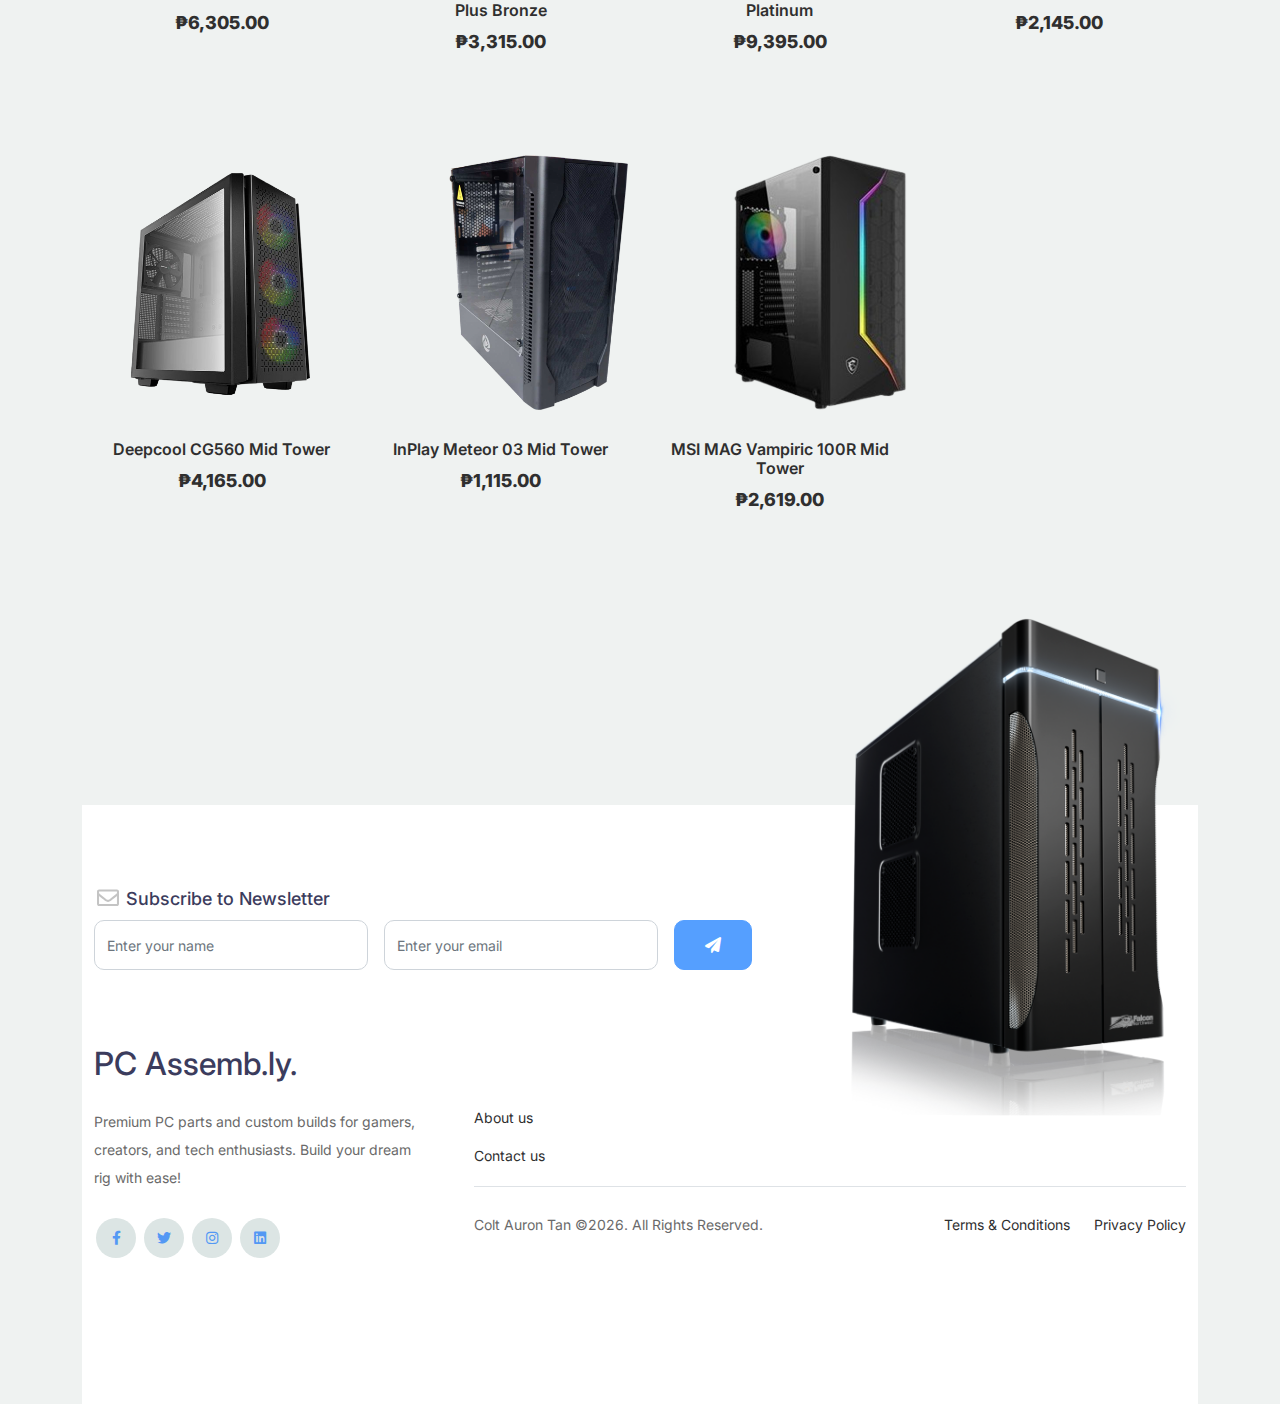
<file: shop.html>
<!doctype html>
<html lang="en">
<head>
  <meta charset="utf-8">
  <meta name="viewport" content="width=device-width, initial-scale=1, shrink-to-fit=no">
  <meta name="author" content="Untree.co">
  <link rel="shortcut icon" href="images/landing.png">

  <meta name="description" content="" />
  <meta name="keywords" content="bootstrap, bootstrap4" />

		<!-- Bootstrap CSS -->
		<link href="css/bootstrap.min.css" rel="stylesheet">
		<link href="https://cdnjs.cloudflare.com/ajax/libs/font-awesome/6.0.0-beta3/css/all.min.css" rel="stylesheet">
		<link href="css/tiny-slider.css" rel="stylesheet">
		<link href="css/style.css" rel="stylesheet">
		<title>PC Assemb.ly</title>
	</head>

	<body>

		<!-- Start Header/Navigation -->
		<nav class="custom-navbar navbar navbar navbar-expand-md navbar-dark bg-dark" arial-label="Furni navigation bar">

			<div class="container">
				<a class="navbar-brand" href="index.html">PC Assemb.ly<span>.</span></a>

				<button class="navbar-toggler" type="button" data-bs-toggle="collapse" data-bs-target="#navbarsFurni" aria-controls="navbarsFurni" aria-expanded="false" aria-label="Toggle navigation">
					<span class="navbar-toggler-icon"></span>
				</button>

				<div class="collapse navbar-collapse" id="navbarsFurni">
					<ul class="custom-navbar-nav navbar-nav ms-auto mb-2 mb-md-0">
						<li class="nav-item ">
							<a class="nav-link" href="index.html">Home</a>
						</li>
						<li class="active"><a class="nav-link" href="shop.html">Shop</a></li>
						<li><a class="nav-link" href="about.html">About us</a></li>
						<li><a class="nav-link" href="contact.html">Contact us</a></li>
					</ul>

					<ul class="custom-navbar-cta navbar-nav mb-2 mb-md-0 ms-5">
						<li>
							<a class="nav-link" href="cart.html">
							  <img src="images/cart.svg">
							  <span id="cart-count" class="badge bg-danger">0</span>
							</a>
						  </li>
					</ul>
				</div>
			</div>

		</nav>
		<!-- End Header/Navigation -->

		<!-- Start Hero Section -->
		<div class="hero">
			<div class="container">
				<div class="row justify-content-between">
					<div class="col-lg-5">
						<div class="intro-excerpt">
							<h1><span clsas="d-block">Shop</span></h1>
						</div>
					</div>
					<div class="col-lg-7">
						<div class="hero-img-wrap">
						</div>
					</div>
				</div>
			</div>
		</div>
		<!-- End Hero Section -->
		<div class="container">
			<div class="row mb-4">
				<div class="col-12">
					<select id="categorySelector" class="form-select">
						<option value="all">All Categories</option>
						<option value="motherboard">Motherboards</option>
						<option value="cpu">CPUs</option>
						<option value="ram">RAM</option>
						<option value="storage">Storage</option>
						<option value="psu">Power Supply</option>
						<option value="case">Case</option>
					</select>
				</div>
			</div>


			<div class="untree_co-section product-section before-footer-section">
				<div class="container">
					<div class="row product grid">

						<!-- Start Motherboards -->
						<div class="col-12 col-md-4 col-lg-3 mb-5" data-category="motherboard" data-id="1" data-name="Asus Prime A520M-K" data-price="3950" data-image="images/Motherboards/Asus Prime A520M-K P3950.png">
							<a class="product-item">
								<img src="images/Motherboards/Asus Prime A520M-K P3950.png" class="img-fluid product-thumbnail">
								<h3 class="product-title">Asus Prime A520M-K</h3>
								<strong class="product-price">₱3,950.00</strong>
								<span class="icon-cross add-to-cart" onclick="addToCart(this)">
									<img src="images/cross.svg" class="img-fluid">
								</span>
							</a>
						</div>
						
						<div class="col-12 col-md-4 col-lg-3 mb-5" data-category="motherboard" data-id="2" data-name="Gigabyte GA-A520M DS3H" data-price="4300" data-image="images/Motherboards/Gigabyte GA-A520M DS3H P4300 .png">
							<a class="product-item">
								<img src="images/Motherboards/Gigabyte GA-A520M DS3H P4300 .png" class="img-fluid product-thumbnail">
								<h3 class="product-title">Gigabyte GA-A520M DS3H</h3>
								<strong class="product-price">₱4,300.00</strong>
								<span class="icon-cross add-to-cart" onclick="addToCart(this)">
									<img src="images/cross.svg" class="img-fluid">
								</span>
							</a>
						</div>
						
						<div class="col-12 col-md-4 col-lg-3 mb-5" data-category="motherboard" data-id="3" data-name="MSI B450M-A Pro Max II" data-price="3395" data-image="images/Motherboards/MSI B450M-A Pro Max II P3395.png">
							<a class="product-item">
								<img src="images/Motherboards/MSI B450M-A Pro Max II P3395.png" class="img-fluid product-thumbnail">
								<h3 class="product-title">MSI B450M-A Pro Max II</h3>
								<strong class="product-price">₱3,395.00</strong>
								<span class="icon-cross add-to-cart" onclick="addToCart(this)">
									<img src="images/cross.svg" class="img-fluid">
								</span>
							</a>
						</div>
						
						<div class="col-12 col-md-4 col-lg-3 mb-5" data-category="motherboard" data-id="4" data-name="MSI PRO H610M-E" data-price="4895" data-image="images/Motherboards/MSI PRO H610M-E P4895.png">
							<a class="product-item">
								<img src="images/Motherboards/MSI PRO H610M-E P4895.png" class="img-fluid product-thumbnail">
								<h3 class="product-title">MSI PRO H610M-E</h3>
								<strong class="product-price">₱4,895.00</strong>
								<span class="icon-cross add-to-cart" onclick="addToCart(this)">
									<img src="images/cross.svg" class="img-fluid">
								</span>
							</a>
						</div>
						
						<!-- Start CPUs -->
						<div class="col-12 col-md-4 col-lg-3 mb-5" data-category="cpu" data-id="5" data-name="AMD Ryzen 5 5600G" data-price="6850" data-image="images/CPU_s/AMD Ryzen 5 5600G P6850.png">
							<a class="product-item">
								<img src="images/CPU_s/AMD Ryzen 5 5600G P6850.png" class="img-fluid product-thumbnail">
								<h3 class="product-title">AMD Ryzen 5 5600G</h3>
								<strong class="product-price">₱6,850.00</strong>
								<span class="icon-cross add-to-cart" onclick="addToCart(this)">
									<img src="images/cross.svg" class="img-fluid">
								</span>
							</a>
						</div>
						
						<div class="col-12 col-md-4 col-lg-3 mb-5" data-category="cpu" data-id="6" data-name=" AMD Ryzen 7 5800X" data-price="14795" data-image="images/CPU_s/AMD Ryzen 7 5800X P14795.png">
							<a class="product-item">
								<img src="images/CPU_s/AMD Ryzen 7 5800X P14795.png" class="img-fluid product-thumbnail">
								<h3 class="product-title">AMD Ryzen 7 5800X</h3>
								<strong class="product-price">₱14,795.00</strong>
								<span class="icon-cross add-to-cart" onclick="addToCart(this)">
									<img src="images/cross.svg" class="img-fluid">
								</span>
							</a>
						</div>
						
						<div class="col-12 col-md-4 col-lg-3 mb-5" data-category="cpu" data-id="7" data-name="AMD RYZEN 9 7900X" data-price="26495" data-image="images/CPU_s/AMD RYZEN 9 7900X P26495.png">
							<a class="product-item">
								<img src="images/CPU_s/AMD RYZEN 9 7900X P26495.png" class="img-fluid product-thumbnail">
								<h3 class="product-title">AMD RYZEN 9 7900X</h3>
								<strong class="product-price">₱26,495.00</strong>
								<span class="icon-cross add-to-cart" onclick="addToCart(this)">
									<img src="images/cross.svg" class="img-fluid">
								</span>
							</a>
						</div>
						
						<div class="col-12 col-md-4 col-lg-3 mb-5" data-category="cpu" data-id="8" data-name="Intel Core i3-14100" data-price="9195" data-image="images/CPU_s/Intel Core i3-14100 P9195.png">
							<a class="product-item">
								<img src="images/CPU_s/Intel Core i3-14100 P9195.png" class="img-fluid product-thumbnail">
								<h3 class="product-title">Intel Core i3-14100</h3>
								<strong class="product-price">₱9,195.00</strong>
								<span class="icon-cross add-to-cart" onclick="addToCart(this)">
									<img src="images/cross.svg" class="img-fluid">
								</span>
							</a>
						</div>
						
						<div class="col-12 col-md-4 col-lg-3 mb-5" data-category="cpu" data-id="9" data-name="Intel Core i5-14400" data-price="15050" data-image="images/CPU_s/Intel Core i5-14400 P15050.png">
							<a class="product-item">
								<img src="images/CPU_s/Intel Core i5-14400 P15050.png" class="img-fluid product-thumbnail">
								<h3 class="product-title">Intel Core i5-14400</h3>
								<strong class="product-price">₱15,050.00</strong>
								<span class="icon-cross add-to-cart" onclick="addToCart(this)">
									<img src="images/cross.svg" class="img-fluid">
								</span>
							</a>
						</div>
						
						<div class="col-12 col-md-4 col-lg-3 mb-5" data-category="cpu" data-id="10" data-name="Intel Core i7-14700" data-price="25550" data-image="images/CPU_s/Intel Core i7-14700 P25550.png">
							<a class="product-item" >
								<img src="images/CPU_s/Intel Core i7-14700 P25550.png" class="img-fluid product-thumbnail">
								<h3 class="product-title">Intel Core i7-14700</h3>
								<strong class="product-price">₱25,550.00</strong>
								<span class="icon-cross add-to-cart" onclick="addToCart(this)">
									<img src="images/cross.svg" class="img-fluid">
								</span>
							</a>
						</div>
						
						<!-- Start RAMs -->
						<div class="col-12 col-md-4 col-lg-3 mb-5" data-category="ram" data-id="11" data-name="G Skill Trident Z Neo 16gb 2x8" data-price="4735" data-image="images/RAM/G Skill Trident Z Neo 16gb 2x8 P4735.png">
							<a class=" product-item">
								<img src="images/RAM/G Skill Trident Z Neo 16gb 2x8 P4735.png" class="img-fluid product-thumbnail">
								<h3 class="product-title">G Skill Trident Z Neo 16gb 2x8</h3>
								<strong class="product-price">₱4,735.00</strong>
								<span class="icon-cross add-to-cart" onclick="addToCart(this)">
									<img src="images/cross.svg" class="img-fluid">
								</span>
							</a>
						</div>
						
						<div class="col-12 col-md-4 col-lg-3 mb-5" data-category="ram" data-id="12" data-name="Kingston Fury Beast 16gb 2x8gb" data-price="4099" data-image="images/RAM/Kingston Fury Beast 16gb 2x8gb P 4099.png">
							<a class="product-item">
								<img src="images/RAM/Kingston Fury Beast 16gb 2x8gb P 4099.png" class="img-fluid product-thumbnail">
								<h3 class="product-title">Kingston Fury Beast 16gb 2x8gb</h3>
								<strong class="product-price">₱4,099.00</strong>
								<span class="icon-cross add-to-cart" onclick="addToCart(this)">
									<img src="images/cross.svg" class="img-fluid">
								</span>
							</a>
						</div>
						
						<div class="col-12 col-md-4 col-lg-3 mb-5" data-category="ram" data-id="13" data-name="Team Elite Vulcan TUF 16gb 2x8" data-price="1999" data-image="images/RAM/Team Elite Vulcan TUF 16gb 2x8 P1999.png">
							<a class="product-item">
								<img src="images/RAM/Team Elite Vulcan TUF 16gb 2x8 P1999.png" class="img-fluid product-thumbnail">
								<h3 class="product-title">Team Elite Vulcan TUF 16gb 2x8</h3>
								<strong class="product-price">₱1,999.00</strong>
								<span class="icon-cross add-to-cart" onclick="addToCart(this)">
									<img src="images/cross.svg" class="img-fluid">
								</span>
							</a>
						</div>
						<!-- End RAMs -->
						
						<!-- Start GPUs -->
						<div class="col-12 col-md-4 col-lg-3 mb-5" data-category="gpu" data-id="14" data-name="ASUS Dual Radeon RX 6600" data-price="14595" data-image="images/GPU_s/ASUS Dual Radeon RX 6600 P14595.png">
							<a class="product-item">
								<img src="images/GPU_s/ASUS Dual Radeon RX 6600 P14595.png" class="img-fluid product-thumbnail">
								<h3 class="product-title">ASUS Dual Radeon RX 6600</h3>
								<strong class="product-price">₱14,595.00</strong>
								<span class="icon-cross add-to-cart" onclick="addToCart(this)">
									<img src="images/cross.svg" class="img-fluid">
								</span>
							</a>
						</div>
						
						<div class="col-12 col-md-4 col-lg-3 mb-5" data-category="gpu" data-id="15" data-name="ASUS Dual RX 7700 XT" data-price="31250" data-image="images/GPU_s/ASUS Dual RX 7700 XT P31250.png">
							<a class="product-item">
								<img src="images/GPU_s/ASUS Dual RX 7700 XT P31250.png" class="img-fluid product-thumbnail">
								<h3 class="product-title">ASUS Dual RX 7700 XT</h3>
								<strong class="product-price">₱31,250.00</strong>
								<span class="icon-cross add-to-cart" onclick="addToCart(this)">
									<img src="images/cross.svg" class="img-fluid">
								</span>
							</a>
						</div>
						
						<div class="col-12 col-md-4 col-lg-3 mb-5" data-category="gpu" data-id="16" data-name="GALAX NVIDIA GeForce RTX 4060 Ti" data-price="26795" data-image="images/GPU_s/GALAX NVIDIA GeForce RTX 4060 Ti P26795.png">
						 <a class="product-item" >
								<img src="images/GPU_s/GALAX NVIDIA GeForce RTX 4060 Ti P26795.png" class="img-fluid product-thumbnail">
								<h3 class="product-title">GALAX NVIDIA GeForce RTX 4060 Ti</h3>
								<strong class="product-price">₱26,795.00</strong>
								<span class="icon-cross add-to-cart" onclick="addToCart(this)">
									<img src="images/cross.svg" class="img-fluid">
								</span>
							</a>
						</div>
						
						<div class="col-12 col-md-4 col-lg-3 mb-5" data-category="gpu" data-id="17" data-name="MSI NVIDIA GeForce RTX3060 Ventus" data-price="18695" data-image="images/GPU_s/MSI NVIDIA GeForce RTX3060 Ventus P18695.png">
							<a class="product-item">
								<img src="images/GPU_s/MSI NVIDIA GeForce RTX3060 Ventus P18695.png" class="img-fluid product-thumbnail">
								<h3 class="product-title">MSI NVIDIA GeForce RTX3060 Ventus</h3>
								<strong class="product-price">₱18,695.00</strong>
								<span class="icon-cross add-to-cart" onclick="addToCart(this)">
									<img src="images/cross.svg" class="img-fluid">
								</span>
							</a>
						</div>
						<!-- End GPUs -->
						
						<div class="col-12 col-md-4 col-lg-3 mb-5" data-category="storage" data-id="18" data-name="MSI Spatium M450 500GB" data-price="2635" data-image="images/Storage/MSI Spatium M450 500GB P2635.png">
							<a class="product-item">
								<img src="images/Storage/MSI Spatium M450 500GB P2635.png" class="img-fluid product-thumbnail">
								<h3 class="product-title">MSI Spatium M450 500GB</h3>
								<strong class="product-price">₱2,635.00</strong>
								<span class="icon-cross add-to-cart" onclick="addToCart(this)">
									<img src="images/cross.svg" class="img-fluid">
								</span>
							</a>
						</div>
						
						<div class="col-12 col-md-4 col-lg-3 mb-5" data-category="storage" data-id="19" data-name="Samsung 970 EVO Plus 1TB" data-price="6629" data-image="images/Storage/Samsung 970 EVO Plus 1TB P6629.png">
							<a class="product-item" >
								<img src="images/Storage/Samsung 970 EVO Plus 1TB P6629.png" class="img-fluid product-thumbnail">
								<h3 class="product-title">Samsung 970 EVO Plus 1TB</h3>
								<strong class="product-price">₱6,629.00</strong>
								<span class="icon-cross add-to-cart" onclick="addToCart(this)">
									<img src="images/cross.svg" class="img-fluid">
								</span>
							</a>
						</div>
						
						<div class="col-12 col-md-4 col-lg-3 mb-5" data-category="storage" data-id="20" data-name="Samsung 990 Pro 2TB" data-price="10950" data-image="images/Storage/Samsung 990 Pro 2TB P10950.png">
							<a class="product-item" >
								<img src="images/Storage/Samsung 990 Pro 2TB P10950.png" class="img-fluid product-thumbnail">
								<h3 class="product-title">Samsung 990 Pro 2TB</h3>
								<strong class="product-price">₱10,950.00</strong>
								<span class="icon-cross add-to-cart" onclick="addToCart(this)">
									<img src="images/cross.svg" class="img-fluid">
								</span>
							</a>
						</div>
						<!-- End Storage -->
						
						<!-- Start Power Supply -->
						<div class="col-12 col-md-4 col-lg-3 mb-5" data-category="psu" data-id="21" data-name="Coolermaster MWE750 V2 Gold" data-price="6305" data-image="images/Power Supplies/Coolermaster MWE750 V2 Gold P 6305.png">
							<a class="product-item" >
								<img src="images/Power Supplies/Coolermaster MWE750 V2 Gold P 6305.png" class="img-fluid product-thumbnail">
								<h3 class="product-title">Coolermaster MWE750 V2 Gold</h3>
								<strong class="product-price">₱6,305.00</strong>
								<span class="icon-cross add-to-cart" onclick="addToCart(this)">
									<img src="images/cross.svg" class="img-fluid">
								</span>
							</a>
						</div>
						
						<div class="col-12 col-md-4 col-lg-3 mb-5" data-category="psu" data-id="22" data-name="Corsair CX650 650 watts 80 Plus Bronze" data-price="3315" data-image="images/Power Supplies/Corsair CX650 650 watts 80 Plus Bronze P3315.png">
							<a class="product-item">
								<img src="images/Power Supplies/Corsair CX650 650 watts 80 Plus Bronze P3315.png" class="img-fluid product-thumbnail">
								<h3 class="product-title">Corsair CX650 650 watts 80 Plus Bronze</h3>
								<strong class="product-price">₱3,315.00</strong>
								<span class="icon-cross add-to-cart" onclick="addToCart(this)">
									<img src="images/cross.svg" class="img-fluid">
								</span>
							</a>
						</div>
						
						<div class="col-12 col-md-4 col-lg-3 mb-5" data-category="psu" data-id="23" data-name="Seasonic Focus Plus 850W Platinum" data-price="9395" data-image="images/Power Supplies/Seasonic Focus Plus 850W Platinum P9395.png">
							<a class="product-item">
								<img src="images/Power Supplies/Seasonic Focus Plus 850W Platinum P9395.png" class="img-fluid product-thumbnail">
								<h3 class="product-title">Seasonic Focus Plus 850W Platinum</h3>
								<strong class="product-price">₱9,395.00</strong>
								<span class="icon-cross add-to-cart" onclick="addToCart(this)">
									<img src="images/cross.svg" class="img-fluid">
								</span>
							</a>
						</div>
						<!-- End Power Supply -->
						
						<!-- Start Case -->
						<div class="col-12 col-md-4 col-lg-3 mb-5" data-category="case" data-id="24" data-name="DarkFlash DLM22 Mid Tower" data-price="2145" data-image="images/Cases/DarkFlash DLM22 Mid Tower P2145.png">
							<a class="product-item">
								<img src="images/Cases/DarkFlash DLM22 Mid TowerP2145.png" class="img-fluid product-thumbnail">
								<h3 class="product-title">DarkFlash DLM22 Mid Tower</h3>
								<strong class="product-price">₱2,145.00</strong>
								<span class="icon-cross add-to-cart" onclick="addToCart(this)">
									<img src="images/cross.svg" class="img-fluid">
								</span>
							</a>
						</div>
						
						<div class="col-12 col-md-4 col-lg-3 mb-5" data-category="case" data-id="25" data-name="Deepcool CG560 Mid Tower" data-price="4165" data-image="images/Cases/Deepcool CG560 Mid Tower P4165.png">
							<a class="product-item">
								<img src="images/Cases/Deepcool CG560 Mid Tower P4165.png" class="img-fluid product-thumbnail">
								<h3 class="product-title">Deepcool CG560 Mid Tower</h3>
								<strong class="product-price">₱4,165.00</strong>
								<span class="icon-cross add-to-cart" onclick="addToCart(this)">
									<img src="images/cross.svg" class="img-fluid">
								</span>
							</a>
						</div>
						
						<div class="col-12 col-md-4 col-lg-3 mb-5" data-category="case" data-id="26" data-name="InPlay Meteor 03 Mid Tower" data-price="1115" data-image="images/Cases/InPlay Meteor 03 Mid Tower P1115.png">
							<a class="product-item">
								<img src="images/Cases/InPlay Meteor 03 Mid Tower P1115.png" class="img-fluid product-thumbnail">
								<h3 class="product-title">InPlay Meteor 03 Mid Tower</h3>
								<strong class="product-price">₱1,115.00</strong>
								<span class="icon-cross add-to-cart" onclick="addToCart(this)">
									<img src="images/cross.svg" class="img-fluid">
								</span>
							</a>
						</div>
						
						<div class="col-12 col-md-4 col-lg-3 mb-5" data-category="case" data-id="27" data-name="MSI MAG Vampiric 100R Mid Tower" data-price="2619" data-image="images/Cases/MSI MAG Vampiric 100R Mid Tower P2619.png">
							<a class="product-item">
								<img src="images/Cases/MSI MAG Vampiric 100R Mid Tower P2619.png" class="img-fluid product-thumbnail">
								<h3 class="product-title">MSI MAG Vampiric 100R Mid Tower</h3>
								<strong class="product-price">₱2,619.00</strong>
								<span class="icon-cross add-to-cart" onclick="addToCart(this)">
									<img src="images/cross.svg" class="img-fluid">
								</span>
							</a>
						</div>
						<!-- End Case -->

					</div>
				</div>
			</div>



			<footer class="footer-section">
				<div class="container relative">
	
					<div class="sofa-img">
						<img src="images/tower.png" alt="Image" class="img-fluid">
					</div>
	
					<div class="row">
						<div class="col-lg-8">
							<div class="subscription-form">
								<h3 class="d-flex align-items-center"><span class="me-1"><img src="images/envelope-outline.svg" alt="Image" class="img-fluid"></span><span>Subscribe to Newsletter</span></h3>
	
								<form action="#" class="row g-3">
									<div class="col-auto">
										<input type="text" class="form-control" placeholder="Enter your name">
									</div>
									<div class="col-auto">
										<input type="email" class="form-control" placeholder="Enter your email">
									</div>
									<div class="col-auto">
										<button class="btn btn-primary">
											<span class="fa fa-paper-plane"></span>
										</button>
									</div>
								</form>
	
							</div>
						</div>
					</div>
	
					<div class="row g-5 mb-5">
						<div class="col-lg-4">
							<div class="mb-4 footer-logo-wrap"><a href="#" class="footer-logo">PC Assemb.ly<span>.</span></a></div>
							<p class="mb-4">Premium PC parts and custom builds for gamers, creators, and tech enthusiasts. Build your dream rig with ease!</p>
	
							<ul class="list-unstyled custom-social">
								<li><a href="#"><span class="fa fa-brands fa-facebook-f"></span></a></li>
								<li><a href="#"><span class="fa fa-brands fa-twitter"></span></a></li>
								<li><a href="#"><span class="fa fa-brands fa-instagram"></span></a></li>
								<li><a href="#"><span class="fa fa-brands fa-linkedin"></span></a></li>
							</ul>
						</div>
	
						<div class="col-lg-8">
							<div class="row links-wrap">
								<div class="col-6 col-sm-6 col-md-3">
									<ul class="list-unstyled">
										<li><a href="#">About us</a></li>
										<li><a href="#">Contact us</a></li>
									</ul>
								</div>
					</div>
	
					<div class="border-top copyright">
						<div class="row pt-4">
							<div class="col-lg-6">
								<p class="mb-2 text-center text-lg-start">Colt Auron Tan &copy;<script>document.write(new Date().getFullYear());</script>. All Rights Reserved. </a>  <!-- License information: https://untree.co/license/ -->
				</p>
							</div>
	
							<div class="col-lg-6 text-center text-lg-end">
								<ul class="list-unstyled d-inline-flex ms-auto">
									<li class="me-4"><a href="#">Terms &amp; Conditions</a></li>
									<li><a href="#">Privacy Policy</a></li>
								</ul>
							</div>
	
						</div>
					</div>
	
				</div>
			</footer>
		<!-- End Footer Section -->


		<script src="js/bootstrap.bundle.min.js"></script>
		<script src="js/tiny-slider.js"></script>
		<script src="js/custom.js"></script>
		<script>
			document.addEventListener("DOMContentLoaded", function () {
				const productItems = document.querySelectorAll(".product-item");
				const categorySelector = document.getElementById("categorySelector");

				function filterProducts(category) {
					productItems.forEach((item) => {
						const parentCol = item.closest(".col-12");
						const itemCategory = parentCol.getAttribute("data-category");

						if (category === "all" || itemCategory === category) {
							parentCol.style.display = "block";
						} else {
							parentCol.style.display = "none";
						}
					});
				}

				// Event Listener for Dropdown
				categorySelector.addEventListener("change", (e) => {
					const selectedCategory = e.target.value;
					filterProducts(selectedCategory);
				});

				filterProducts("all");
			});
		</script>
		<script>
			function addToCart(span) {
				const product = span.closest('.col-12.col-md-4.col-lg-3');
				
				const productId = product.getAttribute('data-id');
				const productName = product.getAttribute('data-name');
				const productPrice = parseFloat(product.getAttribute('data-price'));
				const productImageUrl = product.getAttribute('data-image');
		
				console.log("Adding to cart:", { productId, productName, productPrice, productImageUrl }); // Debugging log
		
				const productDetails = {
					id: productId,
					name: productName,
					price: productPrice,
					quantity: 1,
					image: productImageUrl
				};
		
				let cart = JSON.parse(localStorage.getItem('cart')) || [];
				const existingProductIndex = cart.findIndex(item => item.id === productId);
		
				if (existingProductIndex > -1) {
					cart[existingProductIndex].quantity++;
				} else {
					cart.push(productDetails);
				}
		
				localStorage.setItem('cart', JSON.stringify(cart));
				alert('Product added to cart!');
				updateCartCount(); 
			}
		
			function updateCartCount() {
				const cart = JSON.parse(localStorage.getItem('cart')) || [];
				const cartCount = cart.reduce((total, item) => total + item.quantity, 0);
				const cartCountElement = document.getElementById('cart-count');
				if (cartCountElement) {
					cartCountElement.textContent = cartCount;
				}
			}

			document.addEventListener("DOMContentLoaded", updateCartCount);
		</script>
		  
		  	
		  

	</body>

</html>
</file>
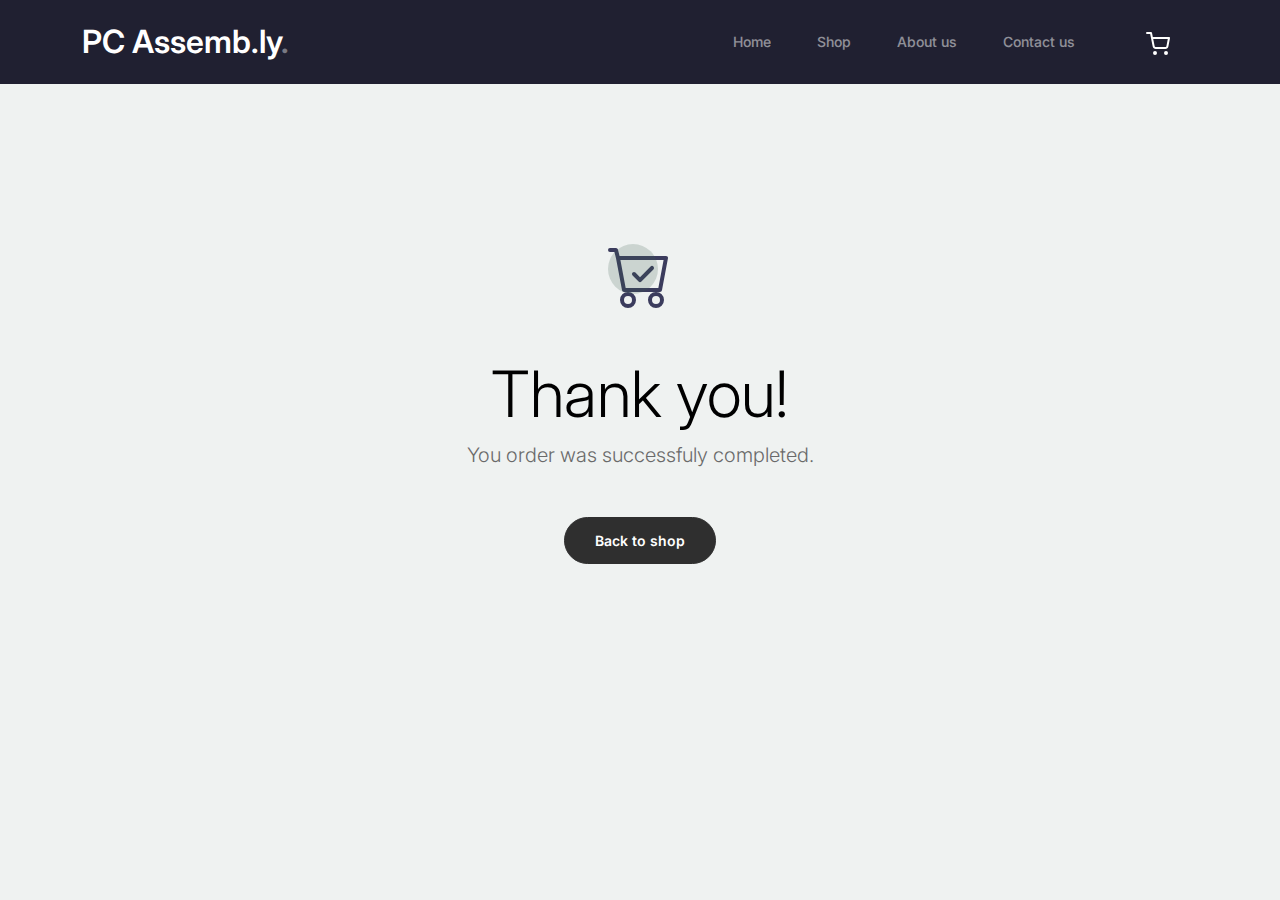
<file: thankyou.html>
<!-- /*
* Bootstrap 5
* Template Name: Furni
* Template Author: Untree.co
* Template URI: https://untree.co/
* License: https://creativecommons.org/licenses/by/3.0/
*/ -->
<!doctype html>
<html lang="en">
<head>
  <meta charset="utf-8">
  <meta name="viewport" content="width=device-width, initial-scale=1, shrink-to-fit=no">
  <meta name="author" content="Untree.co">
  <link rel="shortcut icon" href="images/landing.png">

  <meta name="description" content="" />
  <meta name="keywords" content="bootstrap, bootstrap4" />

		<!-- Bootstrap CSS -->
		<link href="css/bootstrap.min.css" rel="stylesheet">
		<link href="https://cdnjs.cloudflare.com/ajax/libs/font-awesome/6.0.0-beta3/css/all.min.css" rel="stylesheet">
		<link href="css/tiny-slider.css" rel="stylesheet">
		<link href="css/style.css" rel="stylesheet">
		<title>PC Assemb.ly</title>
	</head>

	<body>

		<!-- Start Header/Navigation -->
		<nav class="custom-navbar navbar navbar navbar-expand-md navbar-dark bg-dark" arial-label="Furni navigation bar">

			<div class="container">
				<a class="navbar-brand" href="index.html">PC Assemb.ly<span>.</span></a>

				<button class="navbar-toggler" type="button" data-bs-toggle="collapse" data-bs-target="#navbarsFurni" aria-controls="navbarsFurni" aria-expanded="false" aria-label="Toggle navigation">
					<span class="navbar-toggler-icon"></span>
				</button>

				<div class="collapse navbar-collapse" id="navbarsFurni">
					<ul class="custom-navbar-nav navbar-nav ms-auto mb-2 mb-md-0">
						<li class="nav-item ">
							<a class="nav-link" href="index.html">Home</a>
						</li>
						<li><a class="nav-link" href="shop.html">Shop</a></li>
						<li><a class="nav-link" href="about.html">About us</a></li>
						<li><a class="nav-link" href="contact.html">Contact us</a></li>
					</ul>

					<ul class="custom-navbar-cta navbar-nav mb-2 mb-md-0 ms-5">
						<li><a class="nav-link" href="cart.html"><img src="images/cart.svg"></a></li>
					</ul>
				</div>
			</div>

		</nav>
		<!-- End Header/Navigation -->



		<div class="untree_co-section">
    <div class="container">
      <div class="row">
        <div class="col-md-12 text-center pt-5">
          <span class="display-3 thankyou-icon text-primary">
            <svg width="1em" height="1em" viewBox="0 0 16 16" class="bi bi-cart-check mb-5" fill="currentColor" xmlns="http://www.w3.org/2000/svg">
              <path fill-rule="evenodd" d="M11.354 5.646a.5.5 0 0 1 0 .708l-3 3a.5.5 0 0 1-.708 0l-1.5-1.5a.5.5 0 1 1 .708-.708L8 8.293l2.646-2.647a.5.5 0 0 1 .708 0z"/>
              <path fill-rule="evenodd" d="M0 1.5A.5.5 0 0 1 .5 1H2a.5.5 0 0 1 .485.379L2.89 3H14.5a.5.5 0 0 1 .491.592l-1.5 8A.5.5 0 0 1 13 12H4a.5.5 0 0 1-.491-.408L2.01 3.607 1.61 2H.5a.5.5 0 0 1-.5-.5zM3.102 4l1.313 7h8.17l1.313-7H3.102zM5 12a2 2 0 1 0 0 4 2 2 0 0 0 0-4zm7 0a2 2 0 1 0 0 4 2 2 0 0 0 0-4zm-7 1a1 1 0 1 0 0 2 1 1 0 0 0 0-2zm7 0a1 1 0 1 0 0 2 1 1 0 0 0 0-2z"/>
            </svg>
          </span>
          <h2 class="display-3 text-black">Thank you!</h2>
          <p class="lead mb-5">You order was successfuly completed.</p>
          <p><a href="shop.html" class="btn btn-sm btn-outline-black">Back to shop</a></p>
        </div>
      </div>
    </div>
  </div>

		<script src="js/bootstrap.bundle.min.js"></script>
		<script src="js/tiny-slider.js"></script>
		<script src="js/custom.js"></script>
	</body>

</html>
</file>
<file: css/tiny-slider.css>
.tns-outer {
    padding: 0 !important
}

.tns-outer [hidden] {
    display: none !important
}

.tns-outer [aria-controls],
.tns-outer [data-action] {
    cursor: pointer
}

.tns-slider {
    -webkit-transition: all 0s;
    -moz-transition: all 0s;
    transition: all 0s
}

.tns-slider>.tns-item {
    -webkit-box-sizing: border-box;
    -moz-box-sizing: border-box;
    box-sizing: border-box
}

.tns-horizontal.tns-subpixel {
    white-space: nowrap
}

.tns-horizontal.tns-subpixel>.tns-item {
    display: inline-block;
    vertical-align: top;
    white-space: normal
}

.tns-horizontal.tns-no-subpixel:after {
    content: '';
    display: table;
    clear: both
}

.tns-horizontal.tns-no-subpixel>.tns-item {
    float: left
}

.tns-horizontal.tns-carousel.tns-no-subpixel>.tns-item {
    margin-right: -100%
}

.tns-no-calc {
    position: relative;
    left: 0
}

.tns-gallery {
    position: relative;
    left: 0;
    min-height: 1px
}

.tns-gallery>.tns-item {
    position: absolute;
    left: -100%;
    -webkit-transition: transform 0s, opacity 0s;
    -moz-transition: transform 0s, opacity 0s;
    transition: transform 0s, opacity 0s
}

.tns-gallery>.tns-slide-active {
    position: relative;
    left: auto !important
}

.tns-gallery>.tns-moving {
    -webkit-transition: all 0.25s;
    -moz-transition: all 0.25s;
    transition: all 0.25s
}

.tns-autowidth {
    display: inline-block
}

.tns-lazy-img {
    -webkit-transition: opacity 0.6s;
    -moz-transition: opacity 0.6s;
    transition: opacity 0.6s;
    opacity: 0.6
}

.tns-lazy-img.tns-complete {
    opacity: 1
}

.tns-ah {
    -webkit-transition: height 0s;
    -moz-transition: height 0s;
    transition: height 0s
}

.tns-ovh {
    overflow: hidden
}

.tns-visually-hidden {
    position: absolute;
    left: -10000em
}

.tns-transparent {
    opacity: 0;
    visibility: hidden
}

.tns-fadeIn {
    opacity: 1;
    filter: alpha(opacity=100);
    z-index: 0
}

.tns-normal,
.tns-fadeOut {
    opacity: 0;
    filter: alpha(opacity=0);
    z-index: -1
}

.tns-vpfix {
    white-space: nowrap
}

.tns-vpfix>div,
.tns-vpfix>li {
    display: inline-block
}

.tns-t-subp2 {
    margin: 0 auto;
    width: 310px;
    position: relative;
    height: 10px;
    overflow: hidden
}

.tns-t-ct {
    width: 2333.3333333%;
    width: -webkit-calc(100% * 70 / 3);
    width: -moz-calc(100% * 70 / 3);
    width: calc(100% * 70 / 3);
    position: absolute;
    right: 0
}

.tns-t-ct:after {
    content: '';
    display: table;
    clear: both
}

.tns-t-ct>div {
    width: 1.4285714%;
    width: -webkit-calc(100% / 70);
    width: -moz-calc(100% / 70);
    width: calc(100% / 70);
    height: 10px;
    float: left
}
</file>
<file: css/style.css>
@import url("https://fonts.googleapis.com/css2?family=Inter:wght@400;500;600;700;800&display=swap");
body {
  overflow-x: hidden;
  position: relative; }

body {
  font-family: "Inter", sans-serif;
  font-weight: 400;
  line-height: 28px;
  color: #6a6a6a;
  font-size: 14px;
  background-color: #eff2f1; }

a {
  text-decoration: none;
  -webkit-transition: .3s all ease;
  -o-transition: .3s all ease;
  transition: .3s all ease;
  color: #2f2f2f;
  text-decoration: underline; }
  a:hover {
    color: #2f2f2f;
    text-decoration: none; }
  a.more {
    font-weight: 600; }

.custom-navbar {
  background: #202031 !important;
  padding-top: 20px;
  padding-bottom: 20px; }
  .custom-navbar .navbar-brand {
    font-size: 32px;
    font-weight: 600; }
    .custom-navbar .navbar-brand > span {
      opacity: .4; }
  .custom-navbar .navbar-toggler {
    border-color: transparent; }
    .custom-navbar .navbar-toggler:active, .custom-navbar .navbar-toggler:focus {
      -webkit-box-shadow: none;
      box-shadow: none;
      outline: none; }
  @media (min-width: 992px) {
    .custom-navbar .custom-navbar-nav li {
      margin-left: 15px;
      margin-right: 15px; } }
  .custom-navbar .custom-navbar-nav li a {
    font-weight: 500;
    color: #ffffff !important;
    opacity: .5;
    -webkit-transition: .3s all ease;
    -o-transition: .3s all ease;
    transition: .3s all ease;
    position: relative;
    padding-right: 100px;
    }

    @media (min-width: 768px) {
      .custom-navbar .custom-navbar-nav li a:before {
        content: "";
        position: absolute;
        bottom: 0;
        left: 8px;
        right: 8px;
        background: #29d3f9;
        height: 5px;
        opacity: 1;
        visibility: visible;
        width: 0;
        -webkit-transition: .15s all ease-out;
        -o-transition: .15s all ease-out;
        transition: .15s all ease-out; } }
    .custom-navbar .custom-navbar-nav li a:hover {
      opacity: 1; }
      .custom-navbar .custom-navbar-nav li a:hover:before {
        width: calc(100% - 16px); }
  .custom-navbar .custom-navbar-nav li.active a {
    opacity: 1; }
    .custom-navbar .custom-navbar-nav li.active a:before {
      width: calc(100% - 16px); }
  .custom-navbar .custom-navbar-cta {
    margin-left: 0 !important;
    -webkit-box-orient: horizontal;
    -webkit-box-direction: normal;
    -ms-flex-direction: row;
    flex-direction: row; }
    @media (min-width: 768px) {
      .custom-navbar .custom-navbar-cta {
        margin-left: 40px !important; } }
    .custom-navbar .custom-navbar-cta li {
      margin-left: 0px;
      margin-right: 0px; }
      .custom-navbar .custom-navbar-cta li:first-child {
        margin-right: 20px; }

.hero {
  background: #3b3c5d;
  padding: calc(4rem - 30px) 0 0rem 0; }
  @media (min-width: 768px) {
    .hero {
      padding: calc(4rem - 30px) 0 4rem 0; } }
  @media (min-width: 992px) {
    .hero {
      padding: calc(8rem - 30px) 0 8rem 0; } }
  .hero .intro-excerpt {
    position: relative;
    z-index: 4; }
    @media (min-width: 992px) {
      .hero .intro-excerpt {
        max-width: 450px; } }
  .hero h1 {
    font-weight: 700;
    color: #ffffff;
    margin-bottom: 30px; }
    @media (min-width: 1400px) {
      .hero h1 {
        font-size: 54px; } }
  .hero p {
    color: rgba(255, 255, 255, 0.5);
    margin-bottom: 30px; }
  .hero .hero-img-wrap {
    position: relative; }
    .hero .hero-img-wrap img {
      position: relative;
      top: 0px;
      right: 0px;
      z-index: 2;
      max-width: 780px;
      left: -20px; }
      @media (min-width: 768px) {
        .hero .hero-img-wrap img {
          right: 0px;
          left: -100px; } }
      @media (min-width: 992px) {
        .hero .hero-img-wrap img {
          left: 0px;
          top: -80px;
          position: absolute;
          right: -50px; } }
      @media (min-width: 1200px) {
        .hero .hero-img-wrap img {
          left: 0px;
          top: -80px;
          right: -100px; } }
    .hero .hero-img-wrap:after {
      content: "";
      position: absolute;
      width: 255px;
      height: 217px;
      background-image: url("../images/dots-light.svg");
      background-size: contain;
      background-repeat: no-repeat;
      right: -100px;
      top: -0px; }
      @media (min-width: 1200px) {
        .hero .hero-img-wrap:after {
          top: -40px; } }

.btn {
  font-weight: 600;
  padding: 12px 30px;
  border-radius: 30px;
  color: #ffffff;
  background: #2f2f2f;
  border-color: #2f2f2f; }
  .btn:hover {
    color: #ffffff;
    background: #222222;
    border-color: #222222; }
  .btn:active, .btn:focus {
    outline: none !important;
    -webkit-box-shadow: none;
    box-shadow: none; }
  .btn.btn-primary {
    background: #559fff;
    border-color: #559fff; }
    .btn.btn-primary:hover {
      background: #3b3c5d;
      border-color: #3b3c5d; }
  .btn.btn-secondary {
    color: #2f2f2f;
    background: #559fff;
    border-color: #559fff; }
    .btn.btn-secondary:hover {
      background: #2c69b9;
      border-color: #2c69b9; }
  .btn.btn-white-outline {
    background: transparent;
    border-width: 2px;
    border-color: rgba(255, 255, 255, 0.3); }
    .btn.btn-white-outline:hover {
      border-color: white;
      color: #ffffff; }

.section-title {
  color: #2f2f2f; }

.product-section {
  padding: 7rem 0; }
  .product-section .product-item {
    text-align: center;
    text-decoration: none;
    display: block;
    position: relative;
    padding-bottom: 50px;
    cursor: pointer; }
    .product-section .product-item .product-thumbnail {
      margin-bottom: 30px;
      position: relative;
      top: 0;
      -webkit-transition: .3s all ease;
      -o-transition: .3s all ease;
      transition: .3s all ease; }
    .product-section .product-item h3 {
      font-weight: 600;
      font-size: 16px; }
    .product-section .product-item strong {
      font-weight: 800 !important;
      font-size: 18px !important; }
    .product-section .product-item h3, .product-section .product-item strong {
      color: #2f2f2f;
      text-decoration: none; }
    .product-section .product-item .icon-cross {
      position: absolute;
      width: 35px;
      height: 35px;
      display: inline-block;
      background: #2f2f2f;
      bottom: 15px;
      left: 50%;
      -webkit-transform: translateX(-50%);
      -ms-transform: translateX(-50%);
      transform: translateX(-50%);
      margin-bottom: -17.5px;
      border-radius: 50%;
      opacity: 0;
      visibility: hidden;
      -webkit-transition: .3s all ease;
      -o-transition: .3s all ease;
      transition: .3s all ease; }
      .product-section .product-item .icon-cross img {
        position: absolute;
        left: 50%;
        top: 50%;
        -webkit-transform: translate(-50%, -50%);
        -ms-transform: translate(-50%, -50%);
        transform: translate(-50%, -50%); }
    .product-section .product-item:before {
      bottom: 0;
      left: 0;
      right: 0;
      position: absolute;
      content: "";
      background: #dce5e4;
      height: 0%;
      z-index: -1;
      border-radius: 10px;
      -webkit-transition: .3s all ease;
      -o-transition: .3s all ease;
      transition: .3s all ease; }
    .product-section .product-item:hover .product-thumbnail {
      top: -25px; }
    .product-section .product-item:hover .icon-cross {
      bottom: 0;
      opacity: 1;
      visibility: visible; }
    .product-section .product-item:hover:before {
      height: 70%; }

.why-choose-section {
  padding: 7rem 0; }
  .why-choose-section .img-wrap {
    position: relative; }
    .why-choose-section .img-wrap:before {
      position: absolute;
      content: "";
      width: 255px;
      height: 217px;
      background-image: url("../images/dots-yellow.svg");
      background-repeat: no-repeat;
      background-size: contain;
      -webkit-transform: translate(-40%, -40%);
      -ms-transform: translate(-40%, -40%);
      transform: translate(-40%, -40%);
      z-index: -1; }
    .why-choose-section .img-wrap img {
      border-radius: 20px; }

.feature {
  margin-bottom: 30px; }
  .feature .icon {
    display: inline-block;
    position: relative;
    margin-bottom: 20px; }
    .feature .icon:before {
      content: "";
      width: 33px;
      height: 33px;
      position: absolute;
      background: rgba(59, 93, 80, 0.2);
      border-radius: 50%;
      right: -8px;
      bottom: 0; }
  .feature h3 {
    font-size: 14px;
    color: #2f2f2f; }
  .feature p {
    font-size: 14px;
    line-height: 22px;
    color: #6a6a6a; }

.we-help-section {
  padding: 7rem 0; }
  .we-help-section .imgs-grid {
    display: -ms-grid;
    display: grid;
    -ms-grid-columns: (1fr)[27];
    grid-template-columns: repeat(27, 1fr);
    position: relative; }
    .we-help-section .imgs-grid:before {
      position: absolute;
      content: "";
      width: 255px;
      height: 217px;
      background-image: url("../images/dots-green.svg");
      background-size: contain;
      background-repeat: no-repeat;
      -webkit-transform: translate(-40%, -40%);
      -ms-transform: translate(-40%, -40%);
      transform: translate(-40%, -40%);
      z-index: -1; }
    .we-help-section .imgs-grid .grid {
      position: relative; }
      .we-help-section .imgs-grid .grid img {
        border-radius: 20px;
        max-width: 100%; }
      .we-help-section .imgs-grid .grid.grid-1 {
        -ms-grid-column: 1;
        -ms-grid-column-span: 18;
        grid-column: 1 / span 18;
        -ms-grid-row: 1;
        -ms-grid-row-span: 27;
        grid-row: 1 / span 27; }
      .we-help-section .imgs-grid .grid.grid-2 {
        -ms-grid-column: 19;
        -ms-grid-column-span: 27;
        grid-column: 19 / span 27;
        -ms-grid-row: 1;
        -ms-grid-row-span: 5;
        grid-row: 1 / span 5;
        padding-left: 20px; }
      .we-help-section .imgs-grid .grid.grid-3 {
        -ms-grid-column: 14;
        -ms-grid-column-span: 16;
        grid-column: 14 / span 16;
        -ms-grid-row: 6;
        -ms-grid-row-span: 27;
        grid-row: 6 / span 27;
        padding-top: 20px; }

.custom-list {
  width: 100%; }
  .custom-list li {
    display: inline-block;
    width: calc(50% - 20px);
    margin-bottom: 12px;
    line-height: 1.5;
    position: relative;
    padding-left: 20px; }
    .custom-list li:before {
      content: "";
      width: 8px;
      height: 8px;
      border-radius: 50%;
      border: 2px solid #3b5d50;
      position: absolute;
      left: 0;
      top: 8px; }

.popular-product {
  padding: 0 0 7rem 0; }
  .popular-product .product-item-sm h3 {
    font-size: 14px;
    font-weight: 700;
    color: #2f2f2f; }
  .popular-product .product-item-sm a {
    text-decoration: none;
    color: #2f2f2f;
    -webkit-transition: .3s all ease;
    -o-transition: .3s all ease;
    transition: .3s all ease; }
    .popular-product .product-item-sm a:hover {
      color: rgba(47, 47, 47, 0.5); }
  .popular-product .product-item-sm p {
    line-height: 1.4;
    margin-bottom: 10px;
    font-size: 14px; }
  .popular-product .product-item-sm .thumbnail {
    margin-right: 10px;
    -webkit-box-flex: 0;
    -ms-flex: 0 0 120px;
    flex: 0 0 120px;
    position: relative; }
    .popular-product .product-item-sm .thumbnail:before {
      content: "";
      position: absolute;
      border-radius: 20px;
      background: #dce5e4;
      width: 98px;
      height: 98px;
      top: 50%;
      left: 50%;
      -webkit-transform: translate(-50%, -50%);
      -ms-transform: translate(-50%, -50%);
      transform: translate(-50%, -50%);
      z-index: -1; }

.testimonial-section {
  padding: 3rem 0 7rem 0; }

.testimonial-slider-wrap {
  position: relative; }
  .testimonial-slider-wrap .tns-inner {
    padding-top: 30px; }
  .testimonial-slider-wrap .item .testimonial-block blockquote {
    font-size: 16px; }
    @media (min-width: 768px) {
      .testimonial-slider-wrap .item .testimonial-block blockquote {
        line-height: 32px;
        font-size: 18px; } }
  .testimonial-slider-wrap .item .testimonial-block .author-info .author-pic {
    margin-bottom: 20px; }
    .testimonial-slider-wrap .item .testimonial-block .author-info .author-pic img {
      max-width: 80px;
      border-radius: 50%; }
  .testimonial-slider-wrap .item .testimonial-block .author-info h3 {
    font-size: 14px;
    font-weight: 700;
    color: #2f2f2f;
    margin-bottom: 0; }
  .testimonial-slider-wrap #testimonial-nav {
    position: absolute;
    top: 50%;
    z-index: 99;
    width: 100%;
    display: none; }
    @media (min-width: 768px) {
      .testimonial-slider-wrap #testimonial-nav {
        display: block; } }
    .testimonial-slider-wrap #testimonial-nav > span {
      cursor: pointer;
      position: absolute;
      width: 58px;
      height: 58px;
      line-height: 58px;
      border-radius: 50%;
      background: rgba(59, 93, 80, 0.1);
      color: #2f2f2f;
      -webkit-transition: .3s all ease;
      -o-transition: .3s all ease;
      transition: .3s all ease; }
      .testimonial-slider-wrap #testimonial-nav > span:hover {
        background: #3b5d50;
        color: #ffffff; }
    .testimonial-slider-wrap #testimonial-nav .prev {
      left: -10px; }
    .testimonial-slider-wrap #testimonial-nav .next {
      right: 0; }
  .testimonial-slider-wrap .tns-nav {
    position: absolute;
    bottom: -50px;
    left: 50%;
    -webkit-transform: translateX(-50%);
    -ms-transform: translateX(-50%);
    transform: translateX(-50%); }
    .testimonial-slider-wrap .tns-nav button {
      background: none;
      border: none;
      display: inline-block;
      position: relative;
      width: 0 !important;
      height: 7px !important;
      margin: 2px; }
      .testimonial-slider-wrap .tns-nav button:active, .testimonial-slider-wrap .tns-nav button:focus, .testimonial-slider-wrap .tns-nav button:hover {
        outline: none;
        -webkit-box-shadow: none;
        box-shadow: none;
        background: none; }
      .testimonial-slider-wrap .tns-nav button:before {
        display: block;
        width: 7px;
        height: 7px;
        left: 0;
        top: 0;
        position: absolute;
        content: "";
        border-radius: 50%;
        -webkit-transition: .3s all ease;
        -o-transition: .3s all ease;
        transition: .3s all ease;
        background-color: #d6d6d6; }
      .testimonial-slider-wrap .tns-nav button:hover:before, .testimonial-slider-wrap .tns-nav button.tns-nav-active:before {
        background-color: #3b5d50; }

.before-footer-section {
  padding: 7rem 0 12rem 0 !important; }

.blog-section {
  padding: 7rem 0 12rem 0; }
  .blog-section .post-entry a {
    text-decoration: none; }
  .blog-section .post-entry .post-thumbnail {
    display: block;
    margin-bottom: 20px; }
    .blog-section .post-entry .post-thumbnail img {
      border-radius: 20px;
      -webkit-transition: .3s all ease;
      -o-transition: .3s all ease;
      transition: .3s all ease; }
  .blog-section .post-entry .post-content-entry {
    padding-left: 15px;
    padding-right: 15px; }
    .blog-section .post-entry .post-content-entry h3 {
      font-size: 16px;
      margin-bottom: 0;
      font-weight: 600;
      margin-bottom: 7px; }
    .blog-section .post-entry .post-content-entry .meta {
      font-size: 14px; }
      .blog-section .post-entry .post-content-entry .meta a {
        font-weight: 600; }
  .blog-section .post-entry:hover .post-thumbnail img, .blog-section .post-entry:focus .post-thumbnail img {
    opacity: .7; }

.footer-section {
  padding: 80px 0;
  background: #ffffff; }
  .footer-section .relative {
    position: relative; }
  .footer-section a {
    text-decoration: none;
    color: #2f2f2f;
    -webkit-transition: .3s all ease;
    -o-transition: .3s all ease;
    transition: .3s all ease; }
    .footer-section a:hover {
      color: rgba(47, 47, 47, 0.5); }
  .footer-section .subscription-form {
    margin-bottom: 40px;
    position: relative;
    z-index: 2;
    margin-top: 100px; }
    @media (min-width: 992px) {
      .footer-section .subscription-form {
        margin-top: 0px;
        margin-bottom: 80px; } }
    .footer-section .subscription-form h3 {
      font-size: 18px;
      font-weight: 500;
      color: #3b3c5d; }
    .footer-section .subscription-form .form-control {
      height: 50px;
      border-radius: 10px;
      font-family: "Inter", sans-serif; }
      .footer-section .subscription-form .form-control:active, .footer-section .subscription-form .form-control:focus {
        outline: none;
        -webkit-box-shadow: none;
        box-shadow: none;
        border-color: #3b3c5d;
        -webkit-box-shadow: 0 1px 4px 0 rgba(0, 0, 0, 0.2);
        box-shadow: 0 1px 4px 0 rgba(0, 0, 0, 0.2); }
      .footer-section .subscription-form .form-control::-webkit-input-placeholder {
        font-size: 14px; }
      .footer-section .subscription-form .form-control::-moz-placeholder {
        font-size: 14px; }
      .footer-section .subscription-form .form-control:-ms-input-placeholder {
        font-size: 14px; }
      .footer-section .subscription-form .form-control:-moz-placeholder {
        font-size: 14px; }
    .footer-section .subscription-form .btn {
      border-radius: 10px !important; }
  .footer-section .sofa-img {
    position: absolute;
    top: -300px;
    z-index: 1;
    right: 0; }
    .footer-section .sofa-img img {
      max-width: 380px; }
  .footer-section .links-wrap {
    margin-top: 0px; }
    @media (min-width: 992px) {
      .footer-section .links-wrap {
        margin-top: 54px; } }
    .footer-section .links-wrap ul li {
      margin-bottom: 10px; }
  .footer-section .footer-logo-wrap .footer-logo {
    font-size: 32px;
    font-weight: 500;
    text-decoration: none;
    color: #3b3c5d; }
  .footer-section .custom-social li {
    margin: 2px;
    display: inline-block; }
    .footer-section .custom-social li a {
      width: 40px;
      height: 40px;
      text-align: center;
      line-height: 40px;
      display: inline-block;
      background: #dce5e4;
      color: #5398f4;
      border-radius: 50%; }
      .footer-section .custom-social li a:hover {
        background: #2c69b9;
        color: #ffffff; }
  .footer-section .border-top {
    border-color: #dce5e4; }
    .footer-section .border-top.copyright {
      font-size: 14px !important; }

.untree_co-section {
  padding: 7rem 0; }

.form-control {
  height: 50px;
  border-radius: 10px;
  font-family: "Inter", sans-serif; }
  .form-control:active, .form-control:focus {
    outline: none;
    -webkit-box-shadow: none;
    box-shadow: none;
    border-color: #3b3c5d;
    -webkit-box-shadow: 0 1px 4px 0 rgba(0, 0, 0, 0.2);
    box-shadow: 0 1px 4px 0 rgba(0, 0, 0, 0.2); }
  .form-control::-webkit-input-placeholder {
    font-size: 14px; }
  .form-control::-moz-placeholder {
    font-size: 14px; }
  .form-control:-ms-input-placeholder {
    font-size: 14px; }
  .form-control:-moz-placeholder {
    font-size: 14px; }

.service {
  line-height: 1.5; }
  .service .service-icon {
    border-radius: 10px;
    -webkit-box-flex: 0;
    -ms-flex: 0 0 50px;
    flex: 0 0 50px;
    height: 50px;
    line-height: 50px;
    text-align: center;
    background: #3b3c5d;
    margin-right: 20px;
    color: #ffffff; }

textarea {
  height: auto !important; }

.site-blocks-table {
  overflow: auto; }
  .site-blocks-table .product-thumbnail {
    width: 200px; }
  .site-blocks-table .btn {
    padding: 2px 10px; }
  .site-blocks-table thead th {
    padding: 30px;
    text-align: center;
    border-width: 0px !important;
    vertical-align: middle;
    color: rgba(0, 0, 0, 0.8);
    font-size: 18px; }
  .site-blocks-table td {
    padding: 20px;
    text-align: center;
    vertical-align: middle;
    color: rgba(0, 0, 0, 0.8); }
  .site-blocks-table tbody tr:first-child td {
    border-top: 1px solid #3b3c5d !important; }
  .site-blocks-table .btn {
    background: none !important;
    color: #000000;
    border: none;
    height: auto !important; }

.site-block-order-table th {
  border-top: none !important;
  border-bottom-width: 1px !important; }

.site-block-order-table td, .site-block-order-table th {
  color: #000000; }

.couponcode-wrap input {
  border-radius: 10px !important; }

.text-primary {
  color: #3b3c5d !important; }

.thankyou-icon {
  position: relative;
  color: #3b3c5d; }
  .thankyou-icon:before {
    position: absolute;
    content: "";
    width: 50px;
    height: 50px;
    border-radius: 50%;
    background: rgba(59, 93, 80, 0.2); }

    #categorySelector {
      max-width: 300px;
      float: right;
    }
    #categorySelector{
      margin: 100px 20px  0px 20px;
    }

    .product-grid {
      display: flex;
      flex-wrap: wrap;
      gap: 20px;
    }

    .row.mb-4 {
      display: flex;
      flex-wrap: wrap;
      justify-content: flex-end;
    }

.hero .hero-img-wrap img {
  position: relative;
  max-width: 60%; 
  height: auto;
  top: 0;
  right: 0;
  z-index: 2;
  margin-top: 30px;
  float: right; 
}

@media (max-width: 767px) {
  .hero .hero-img-wrap img {
    max-width: 70%; 
    margin-top: 10px;
  }
  
  .hero {
    padding-bottom: 2rem !important;
  }
}

@media (min-width: 768px) {
  .hero .hero-img-wrap img {
    max-width: 70%;
    margin-left: auto;
    margin-right: 0; 
    float: right;
  }
}

@media (min-width: 992px) {
  .hero .hero-img-wrap img {
    max-width: 350px;
    position: absolute;
    right: 90px;
    top: -100px;
    margin-top: 0;
  }
}

.footer-section .sofa-img {
  position: relative;
  text-align: center;
  margin-bottom: 30px;
}

.footer-section .sofa-img img {
  max-width: 80%;
  height: auto;
}

@media (min-width: 992px) {
  .footer-section .sofa-img {
    position: absolute;
    top: -300px;
    z-index: 1;
    right: 0;
    text-align: right;
    margin-bottom: 0;
  }
  
  .footer-section .sofa-img img {
    max-width: 380px;
  }
}

.hero {
  position: relative;
}

.hero .row {
  align-items: center;
}
</file>
